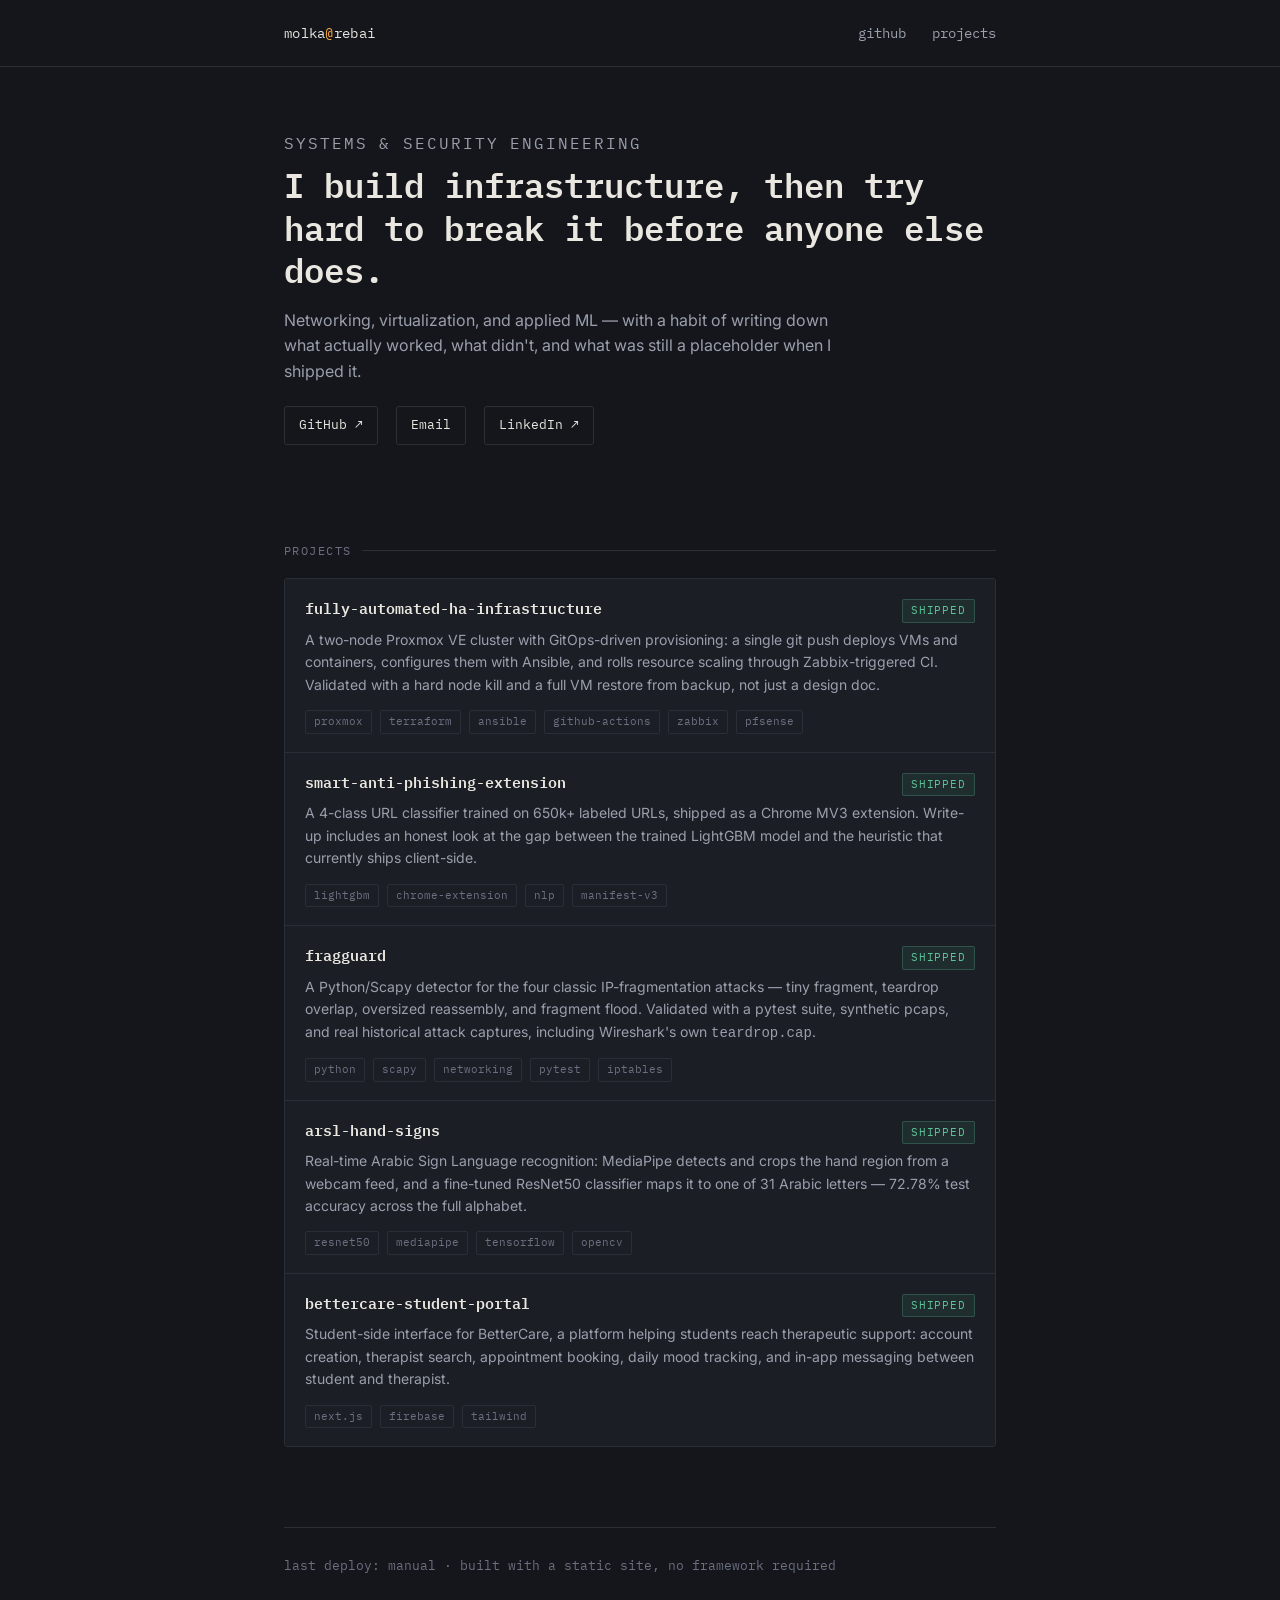
<file: index.html>
<!DOCTYPE html>
<html lang="en">
<head>
<meta charset="UTF-8">
<meta name="viewport" content="width=device-width, initial-scale=1.0">
<title>Molka Rebai — Systems &amp; Security Engineering</title>
<meta name="description" content="Projects in infrastructure automation, security, and applied ML — write-ups included.">
<link rel="preconnect" href="https://fonts.googleapis.com">
<link href="https://fonts.googleapis.com/css2?family=IBM+Plex+Mono:wght@400;500;600&family=Inter:wght@400;500;600&display=swap" rel="stylesheet">
<link rel="stylesheet" href="styles.css">
</head>
<body>

<div class="topbar">
  <div class="wrap">
    <div class="brand">molka<span>@</span>rebai</div>
    <nav class="nav">
      <a href="https://github.com/MolkaRebai" target="_blank" rel="noopener">github</a>
      <a href="#projects">projects</a>
    </nav>
  </div>
</div>

<div class="wrap">
  <section class="hero">
    <p class="eyebrow">systems &amp; security engineering</p>
    <h1>I build infrastructure, then try hard to break it before anyone else does.</h1>
    <p>Networking, virtualization, and applied ML — with a habit of writing down what actually
       worked, what didn't, and what was still a placeholder when I shipped it.</p>
    <div class="links">
      <a href="https://github.com/MolkaRebai" target="_blank" rel="noopener">GitHub ↗</a>
      <a href="mailto:you@example.com">Email</a>
      <a href="https://www.linkedin.com/in/molka-rebai" target="_blank" rel="noopener">LinkedIn ↗</a>
    </div>
  </section>

  <div id="projects" class="section-label">projects</div>

  <div class="log">
    <a class="entry" href="proxmox-infrastructure.html">
      <div class="entry-top">
        <span class="entry-title">fully-automated-ha-infrastructure</span>
        <span class="entry-status">shipped</span>
      </div>
      <p class="entry-desc">A two-node Proxmox VE cluster with GitOps-driven provisioning: a single
        git push deploys VMs and containers, configures them with Ansible, and rolls resource
        scaling through Zabbix-triggered CI. Validated with a hard node kill and a full VM restore
        from backup, not just a design doc.</p>
      <div class="entry-tags">
        <span class="tag">proxmox</span><span class="tag">terraform</span>
        <span class="tag">ansible</span><span class="tag">github-actions</span>
        <span class="tag">zabbix</span><span class="tag">pfsense</span>
      </div>
    </a>

    <a class="entry" href="antiphishing.html">
      <div class="entry-top">
        <span class="entry-title">smart-anti-phishing-extension</span>
        <span class="entry-status">shipped</span>
      </div>
      <p class="entry-desc">A 4-class URL classifier trained on 650k+ labeled URLs, shipped as a
        Chrome MV3 extension. Write-up includes an honest look at the gap between the trained
        LightGBM model and the heuristic that currently ships client-side.</p>
      <div class="entry-tags">
        <span class="tag">lightgbm</span><span class="tag">chrome-extension</span>
        <span class="tag">nlp</span><span class="tag">manifest-v3</span>
      </div>
    </a>

    <a class="entry" href="fragguard.html">
      <div class="entry-top">
        <span class="entry-title">fragguard</span>
        <span class="entry-status">shipped</span>
      </div>
      <p class="entry-desc">A Python/Scapy detector for the four classic IP-fragmentation attacks —
        tiny fragment, teardrop overlap, oversized reassembly, and fragment flood. Validated with
        a pytest suite, synthetic pcaps, and real historical attack captures, including
        Wireshark's own <code>teardrop.cap</code>.</p>
      <div class="entry-tags">
        <span class="tag">python</span><span class="tag">scapy</span>
        <span class="tag">networking</span><span class="tag">pytest</span>
        <span class="tag">iptables</span>
      </div>
    </a>

    <a class="entry" href="arsl-hand-signs.html">
      <div class="entry-top">
        <span class="entry-title">arsl-hand-signs</span>
        <span class="entry-status">shipped</span>
      </div>
      <p class="entry-desc">Real-time Arabic Sign Language recognition: MediaPipe detects and crops
        the hand region from a webcam feed, and a fine-tuned ResNet50 classifier maps it to one of
        31 Arabic letters — 72.78% test accuracy across the full alphabet.</p>
      <div class="entry-tags">
        <span class="tag">resnet50</span><span class="tag">mediapipe</span>
        <span class="tag">tensorflow</span><span class="tag">opencv</span>
      </div>
    </a>

    <a class="entry" href="bettercare.html">
      <div class="entry-top">
        <span class="entry-title">bettercare-student-portal</span>
        <span class="entry-status">shipped</span>
      </div>
      <p class="entry-desc">Student-side interface for BetterCare, a platform helping students
        reach therapeutic support: account creation, therapist search, appointment booking, daily
        mood tracking, and in-app messaging between student and therapist.</p>
      <div class="entry-tags">
        <span class="tag">next.js</span><span class="tag">firebase</span>
        <span class="tag">tailwind</span>
      </div>
    </a>
  </div>

  <footer>
    <div>last deploy: manual · built with a static site, no framework required</div>
  </footer>
</div>

</body>
</html>
</file>
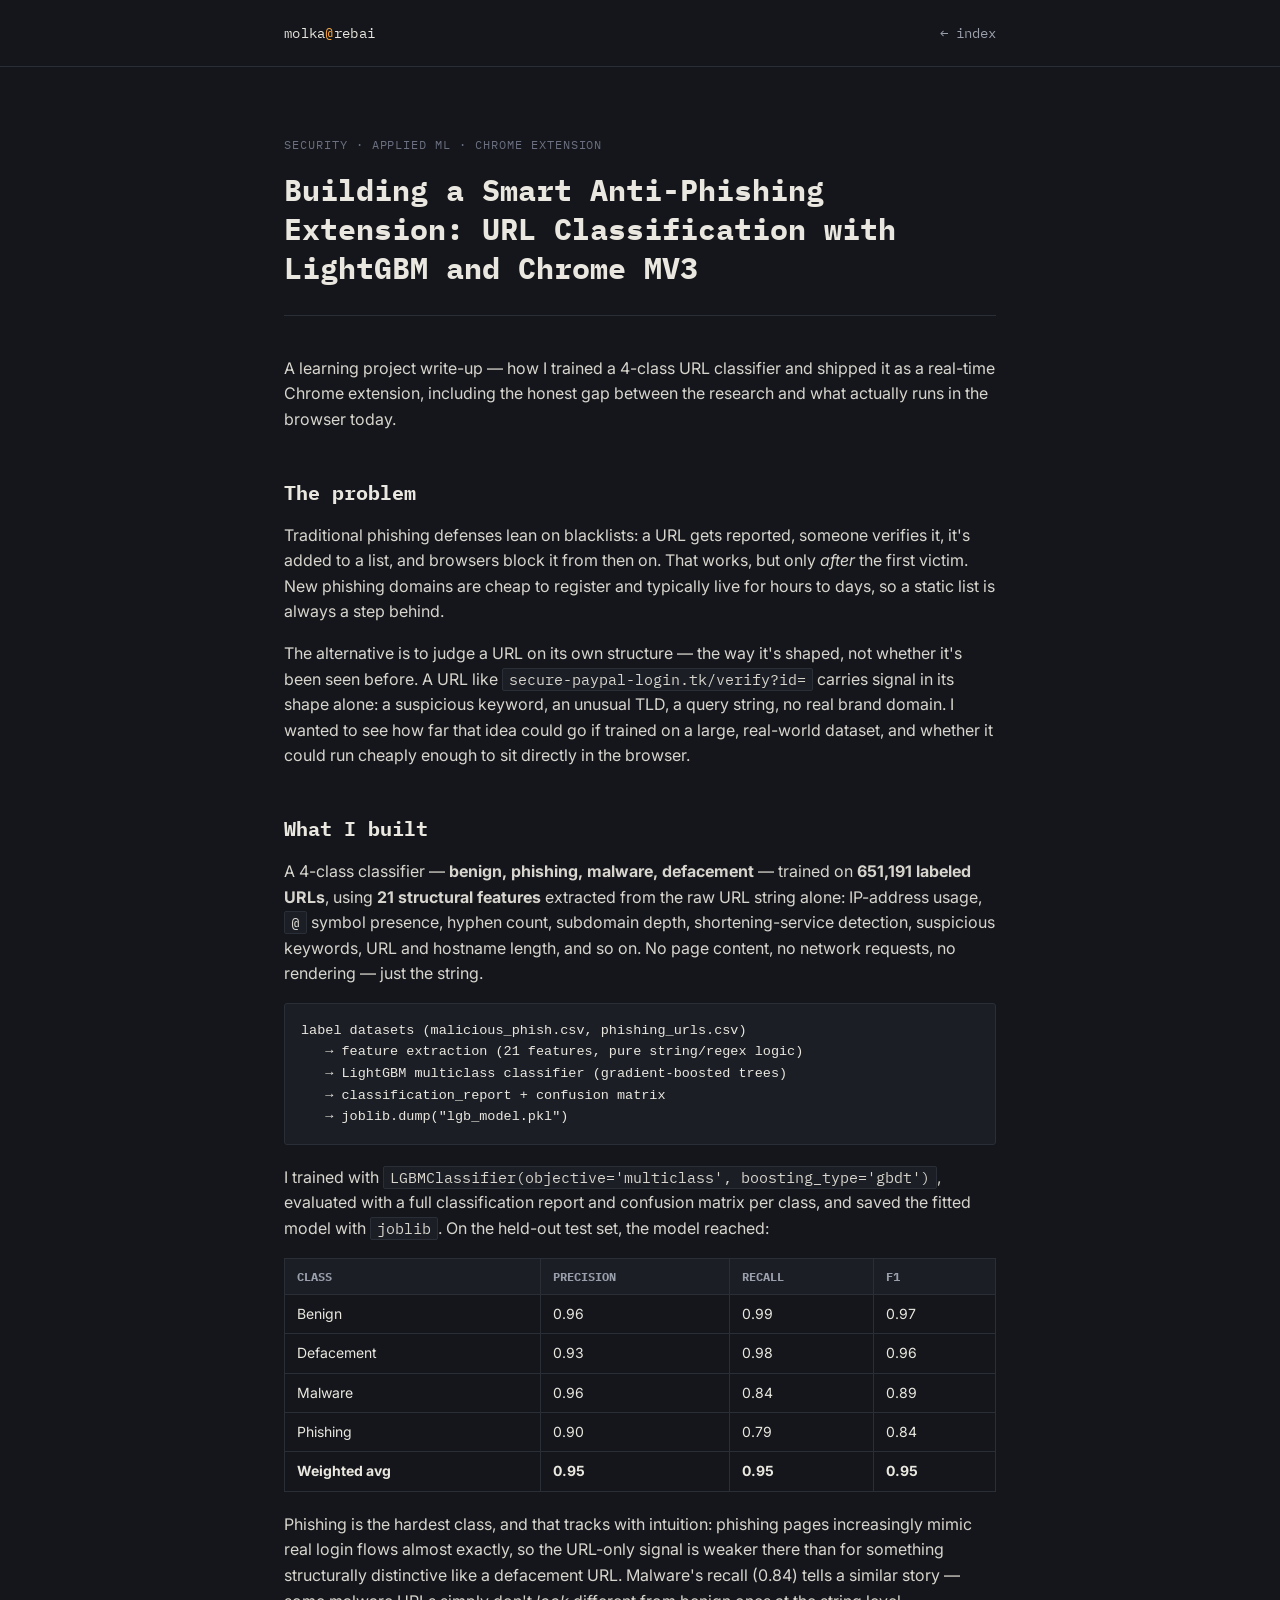
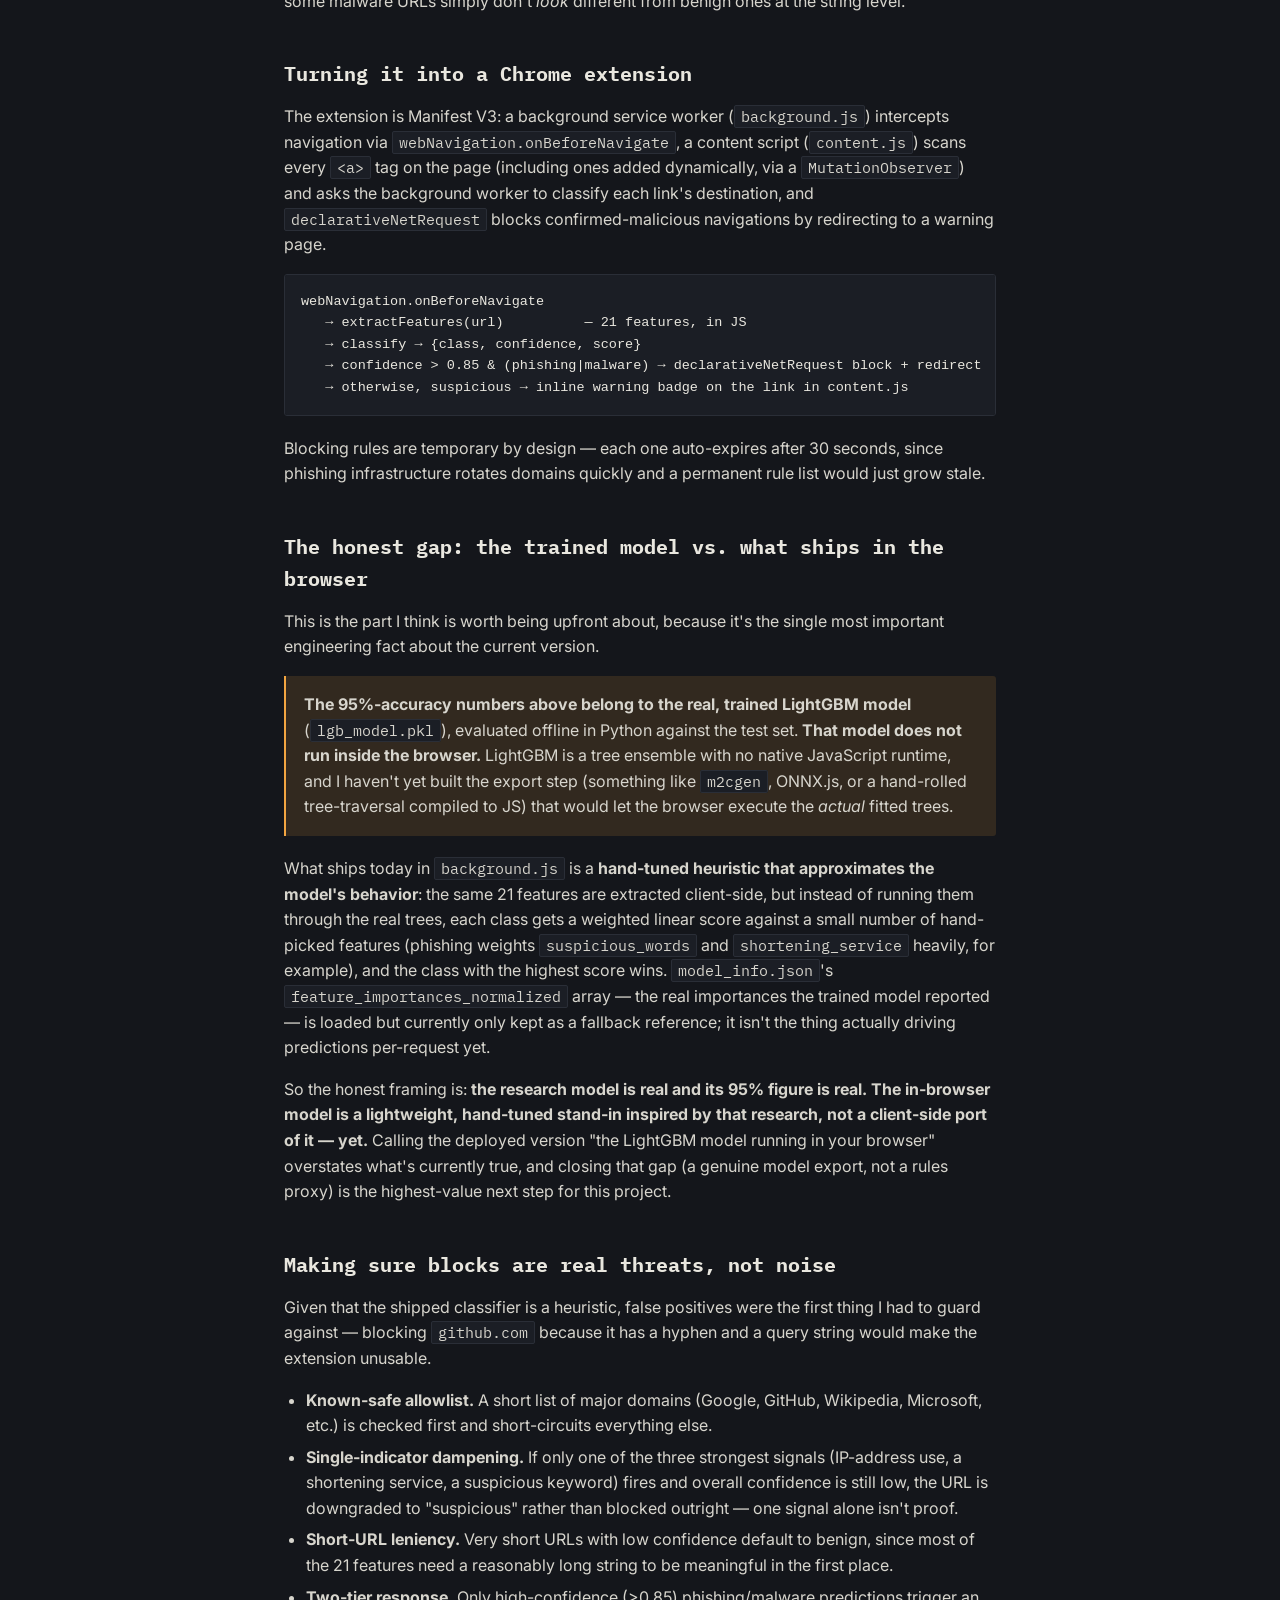
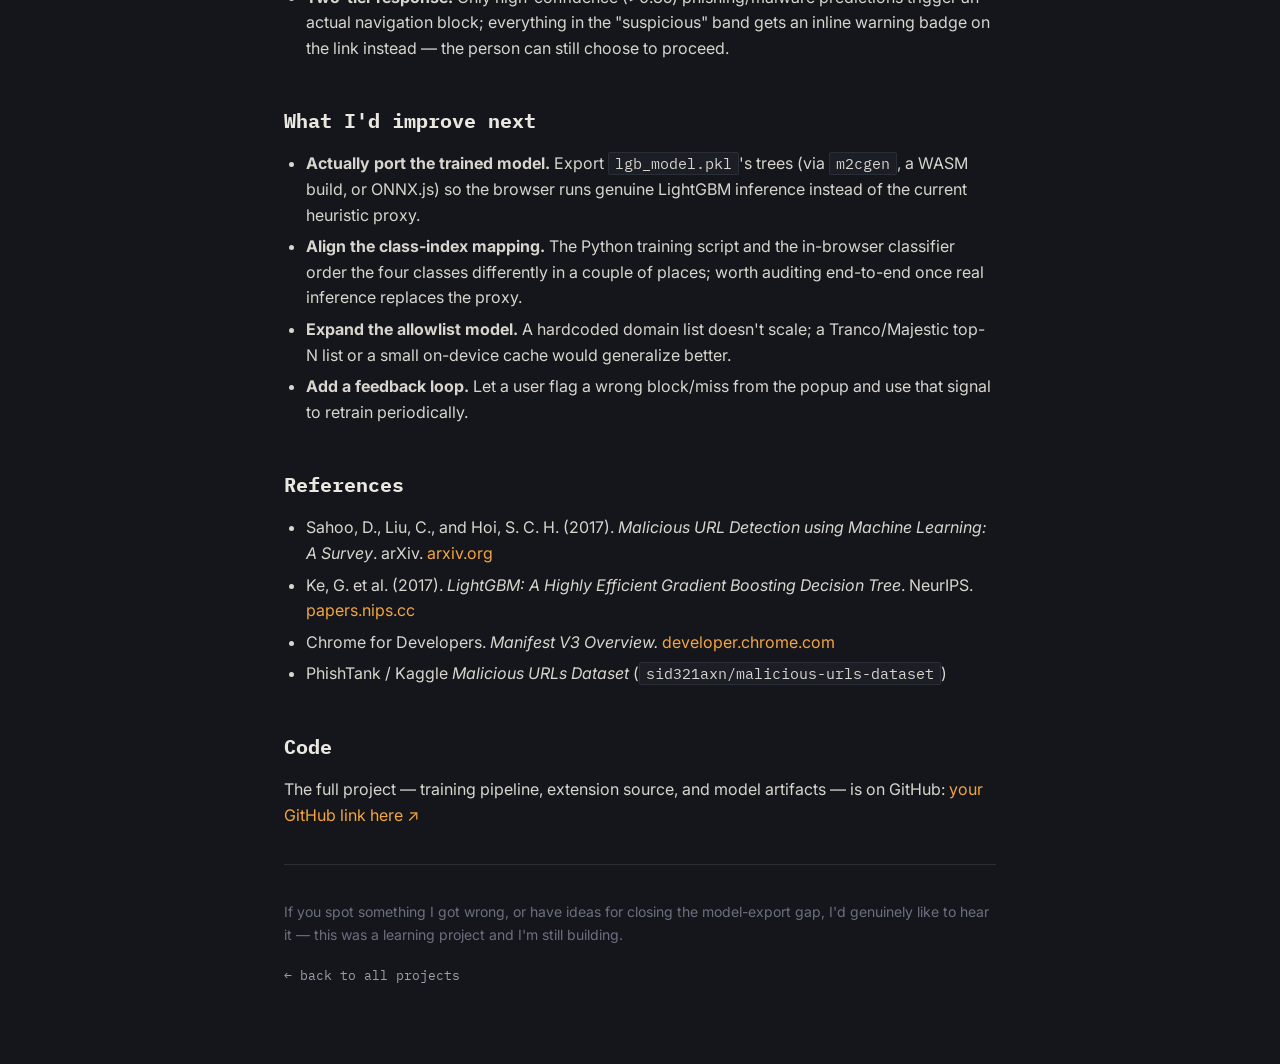
<file: antiphishing.html>
<!DOCTYPE html>
<html lang="en">
<head>
<meta charset="UTF-8">
<meta name="viewport" content="width=device-width, initial-scale=1.0">
<title>Building a Smart Anti-Phishing Extension: URL Classification with LightGBM and Chrome MV3</title>
<link rel="preconnect" href="https://fonts.googleapis.com">
<link href="https://fonts.googleapis.com/css2?family=IBM+Plex+Mono:wght@400;500;600&family=Inter:wght@400;500;600&display=swap" rel="stylesheet">
<link rel="stylesheet" href="../styles.css">
</head>
<body>

<div class="topbar">
  <div class="wrap">
    <div class="brand">molka<span>@</span>rebai</div>
    <nav class="nav"><a href="../index.html">← index</a></nav>
  </div>
</div>

<div class="wrap">
  <div class="post-header">
    <p class="post-meta">security · applied ml · chrome extension</p>
    <h1>Building a Smart Anti-Phishing Extension: URL Classification with LightGBM and Chrome MV3</h1>
  </div>

  <div class="post-body">
    <p>A learning project write-up — how I trained a 4-class URL classifier and shipped
    it as a real-time Chrome extension, including the honest gap between the
    research and what actually runs in the browser today.</p>

    <h2>The problem</h2>
    <p>Traditional phishing defenses lean on blacklists: a URL gets reported, someone
    verifies it, it's added to a list, and browsers block it from then on. That
    works, but only <em>after</em> the first victim. New phishing domains are cheap to
    register and typically live for hours to days, so a static list is always a
    step behind.</p>
    <p>The alternative is to judge a URL on its own structure — the way it's shaped,
    not whether it's been seen before. A URL like <code>secure-paypal-login.tk/verify?id=</code>
    carries signal in its shape alone: a suspicious keyword, an unusual TLD, a
    query string, no real brand domain. I wanted to see how far that idea could go
    if trained on a large, real-world dataset, and whether it could run cheaply
    enough to sit directly in the browser.</p>

    <h2>What I built</h2>
    <p>A 4-class classifier — <strong>benign, phishing, malware, defacement</strong> — trained on
    <strong>651,191 labeled URLs</strong>, using <strong>21 structural features</strong> extracted from the
    raw URL string alone: IP-address usage, <code>@</code> symbol presence, hyphen count,
    subdomain depth, shortening-service detection, suspicious keywords, URL and
    hostname length, and so on. No page content, no network requests, no
    rendering — just the string.</p>

<pre>label datasets (malicious_phish.csv, phishing_urls.csv)
   → feature extraction (21 features, pure string/regex logic)
   → LightGBM multiclass classifier (gradient-boosted trees)
   → classification_report + confusion matrix
   → joblib.dump("lgb_model.pkl")</pre>

    <p>I trained with <code>LGBMClassifier(objective='multiclass', boosting_type='gbdt')</code>,
    evaluated with a full classification report and confusion matrix per class,
    and saved the fitted model with <code>joblib</code>. On the held-out test set, the
    model reached:</p>

    <table>
      <tr><th>Class</th><th>Precision</th><th>Recall</th><th>F1</th></tr>
      <tr><td>Benign</td><td>0.96</td><td>0.99</td><td>0.97</td></tr>
      <tr><td>Defacement</td><td>0.93</td><td>0.98</td><td>0.96</td></tr>
      <tr><td>Malware</td><td>0.96</td><td>0.84</td><td>0.89</td></tr>
      <tr><td>Phishing</td><td>0.90</td><td>0.79</td><td>0.84</td></tr>
      <tr><td><strong>Weighted avg</strong></td><td><strong>0.95</strong></td><td><strong>0.95</strong></td><td><strong>0.95</strong></td></tr>
    </table>

    <p>Phishing is the hardest class, and that tracks with intuition: phishing pages
    increasingly mimic real login flows almost exactly, so the URL-only signal is
    weaker there than for something structurally distinctive like a defacement
    URL. Malware's recall (0.84) tells a similar story — some malware URLs simply
    don't <em>look</em> different from benign ones at the string level.</p>

    <h2>Turning it into a Chrome extension</h2>
    <p>The extension is Manifest V3: a background service worker
    (<code>background.js</code>) intercepts navigation via <code>webNavigation.onBeforeNavigate</code>,
    a content script (<code>content.js</code>) scans every <code>&lt;a&gt;</code> tag on the page (including
    ones added dynamically, via a <code>MutationObserver</code>) and asks the background
    worker to classify each link's destination, and <code>declarativeNetRequest</code> blocks
    confirmed-malicious navigations by redirecting to a warning page.</p>

<pre>webNavigation.onBeforeNavigate
   → extractFeatures(url)          — 21 features, in JS
   → classify → {class, confidence, score}
   → confidence > 0.85 & (phishing|malware) → declarativeNetRequest block + redirect
   → otherwise, suspicious → inline warning badge on the link in content.js</pre>

    <p>Blocking rules are temporary by design — each one auto-expires after 30
    seconds, since phishing infrastructure rotates domains quickly and a
    permanent rule list would just grow stale.</p>

    <h2>The honest gap: the trained model vs. what ships in the browser</h2>
    <p>This is the part I think is worth being upfront about, because it's the
    single most important engineering fact about the current version.</p>

    <div class="callout">
    <p><strong>The 95%-accuracy numbers above belong to the real, trained LightGBM model</strong>
    (<code>lgb_model.pkl</code>), evaluated offline in Python against the test set.
    <strong>That model does not run inside the browser.</strong> LightGBM is a tree ensemble
    with no native JavaScript runtime, and I haven't yet built the export step
    (something like <code>m2cgen</code>, ONNX.js, or a hand-rolled tree-traversal compiled
    to JS) that would let the browser execute the <em>actual</em> fitted trees.</p>
    </div>

    <p>What ships today in <code>background.js</code> is a <strong>hand-tuned heuristic that
    approximates the model's behavior</strong>: the same 21 features are extracted
    client-side, but instead of running them through the real trees, each class
    gets a weighted linear score against a small number of hand-picked features
    (phishing weights <code>suspicious_words</code> and <code>shortening_service</code> heavily, for
    example), and the class with the highest score wins. <code>model_info.json</code>'s
    <code>feature_importances_normalized</code> array — the real importances the trained
    model reported — is loaded but currently only kept as a fallback reference;
    it isn't the thing actually driving predictions per-request yet.</p>

    <p>So the honest framing is: <strong>the research model is real and its 95% figure is
    real. The in-browser model is a lightweight, hand-tuned stand-in inspired by
    that research, not a client-side port of it — yet.</strong> Calling the deployed
    version "the LightGBM model running in your browser" overstates what's
    currently true, and closing that gap (a genuine model export, not a rules
    proxy) is the highest-value next step for this project.</p>

    <h2>Making sure blocks are real threats, not noise</h2>
    <p>Given that the shipped classifier is a heuristic, false positives were the
    first thing I had to guard against — blocking <code>github.com</code> because it has a
    hyphen and a query string would make the extension unusable.</p>
    <ul>
      <li><strong>Known-safe allowlist.</strong> A short list of major domains (Google, GitHub,
      Wikipedia, Microsoft, etc.) is checked first and short-circuits everything else.</li>
      <li><strong>Single-indicator dampening.</strong> If only one of the three strongest signals
      (IP-address use, a shortening service, a suspicious keyword) fires and
      overall confidence is still low, the URL is downgraded to "suspicious"
      rather than blocked outright — one signal alone isn't proof.</li>
      <li><strong>Short-URL leniency.</strong> Very short URLs with low confidence default to
      benign, since most of the 21 features need a reasonably long string to be
      meaningful in the first place.</li>
      <li><strong>Two-tier response.</strong> Only high-confidence (&gt;0.85) phishing/malware
      predictions trigger an actual navigation block; everything in the
      "suspicious" band gets an inline warning badge on the link instead — the
      person can still choose to proceed.</li>
    </ul>

    <h2>What I'd improve next</h2>
    <ul>
      <li><strong>Actually port the trained model.</strong> Export <code>lgb_model.pkl</code>'s trees (via
      <code>m2cgen</code>, a WASM build, or ONNX.js) so the browser runs genuine LightGBM
      inference instead of the current heuristic proxy.</li>
      <li><strong>Align the class-index mapping.</strong> The Python training script and the
      in-browser classifier order the four classes differently in a couple of
      places; worth auditing end-to-end once real inference replaces the proxy.</li>
      <li><strong>Expand the allowlist model.</strong> A hardcoded domain list doesn't scale;
      a Tranco/Majestic top-N list or a small on-device cache would generalize better.</li>
      <li><strong>Add a feedback loop.</strong> Let a user flag a wrong block/miss from the popup
      and use that signal to retrain periodically.</li>
    </ul>

    <h2>References</h2>
    <ul>
      <li>Sahoo, D., Liu, C., and Hoi, S. C. H. (2017). <em>Malicious URL Detection using
      Machine Learning: A Survey</em>. arXiv.
      <a href="https://arxiv.org/abs/1701.07179" target="_blank" rel="noopener">arxiv.org</a></li>
      <li>Ke, G. et al. (2017). <em>LightGBM: A Highly Efficient Gradient Boosting
      Decision Tree</em>. NeurIPS.
      <a href="https://papers.nips.cc/paper/6907-lightgbm-a-highly-efficient-gradient-boosting-decision-tree" target="_blank" rel="noopener">papers.nips.cc</a></li>
      <li>Chrome for Developers. <em>Manifest V3 Overview.</em>
      <a href="https://developer.chrome.com/docs/extensions/develop/migrate/what-is-mv3" target="_blank" rel="noopener">developer.chrome.com</a></li>
      <li>PhishTank / Kaggle <em>Malicious URLs Dataset</em> (<code>sid321axn/malicious-urls-dataset</code>)</li>
    </ul>

    <h2>Code</h2>
    <p>The full project — training pipeline, extension source, and model artifacts —
    is on GitHub: <a href="https://github.com/MolkaRebai/smart-anti-phishing-tool" target="_blank" rel="noopener">your GitHub link here ↗</a></p>

    <hr style="border:none;border-top:1px solid var(--line);margin:36px 0">
    <p style="color:var(--text-mute);font-size:14px">If you spot something I got wrong, or have ideas for closing the
    model-export gap, I'd genuinely like to hear it — this was a learning project
    and I'm still building.</p>

    <p><a class="back-link" href="../index.html">← back to all projects</a></p>
  </div>
</div>

</body>
</html>
</file>
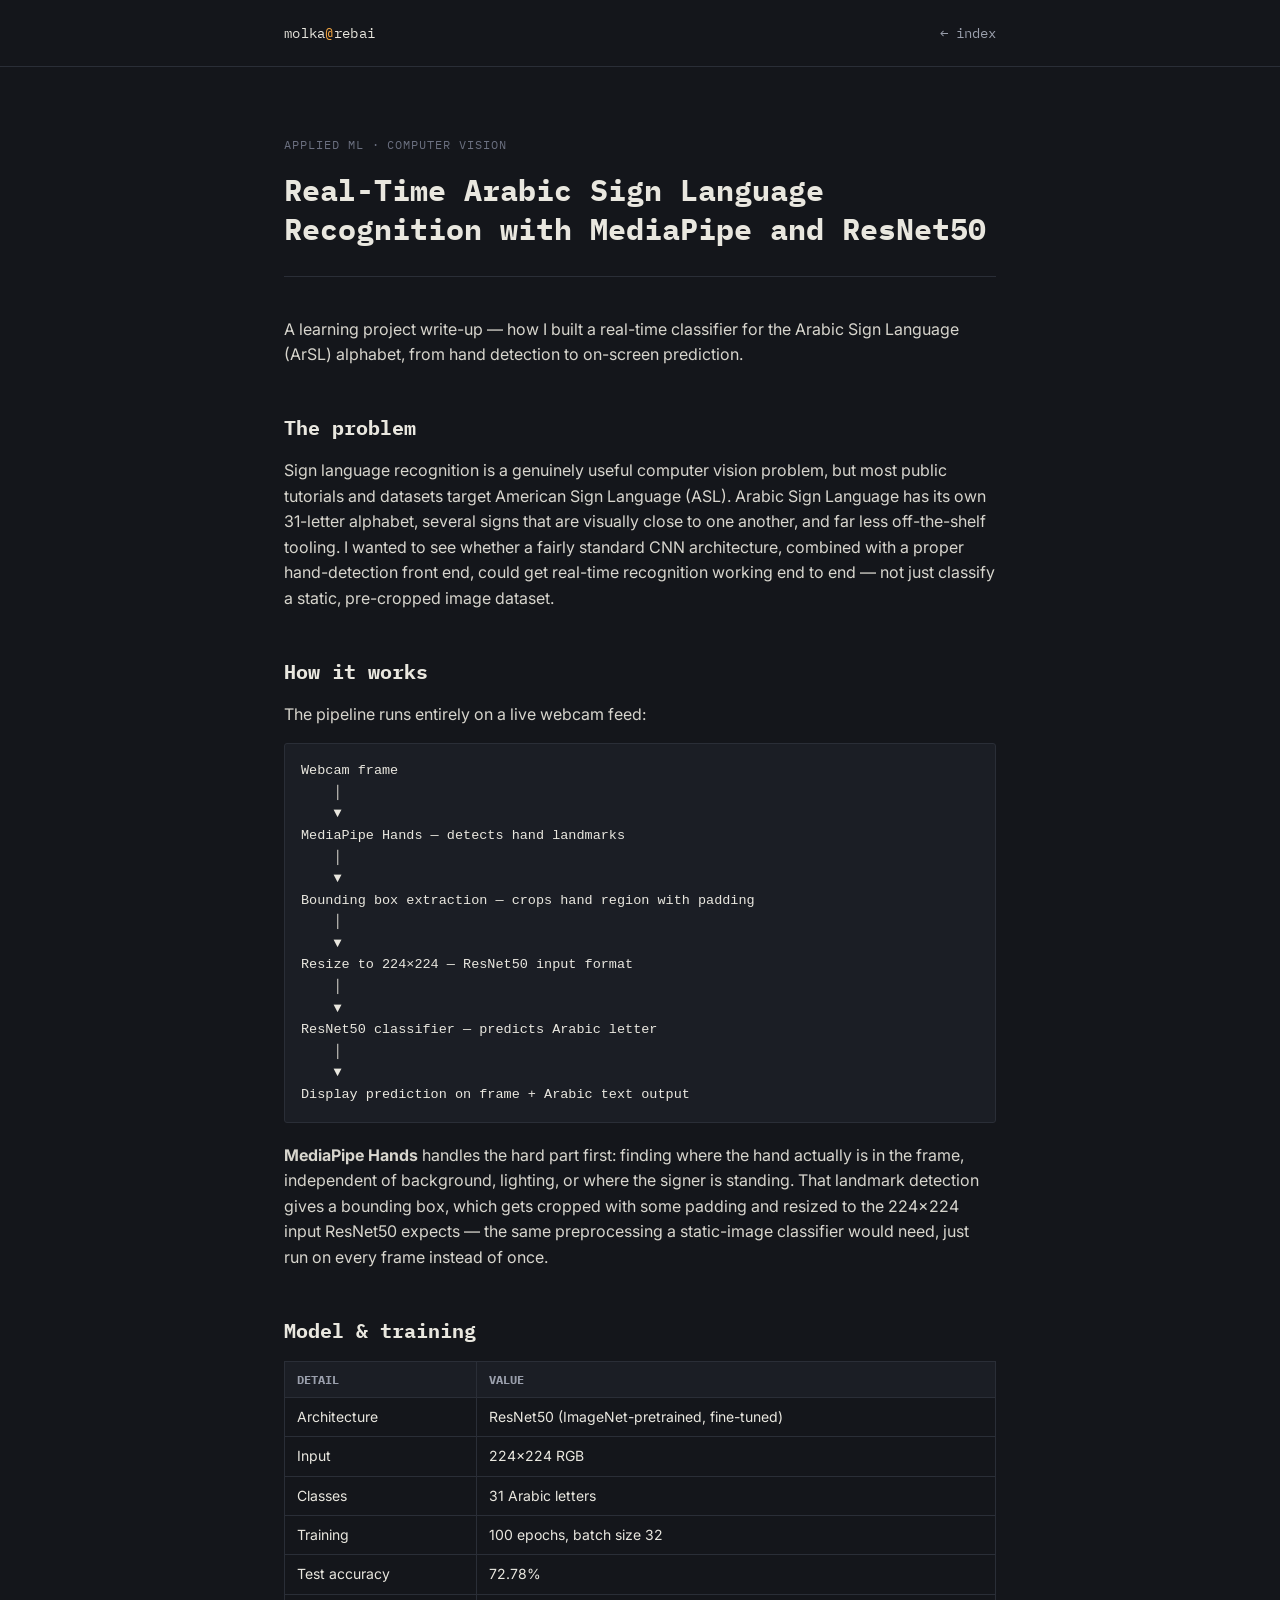
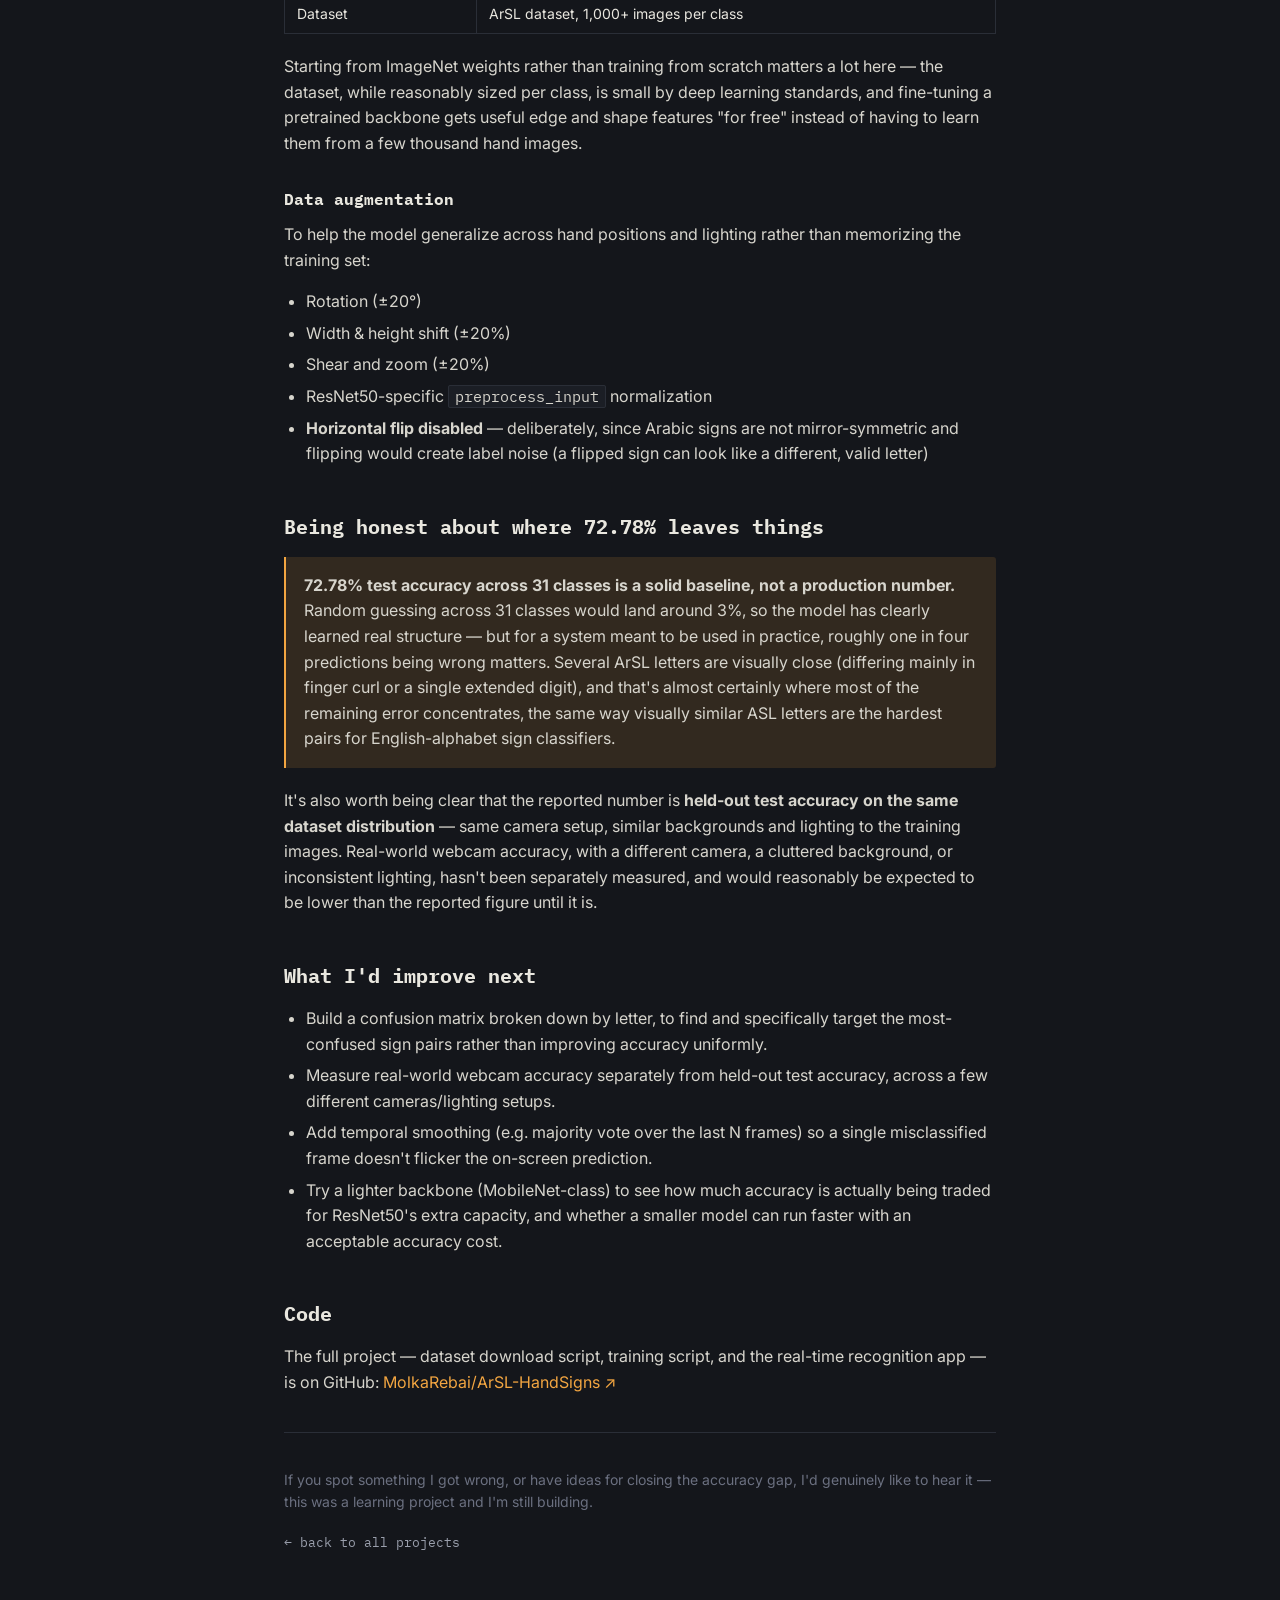
<file: arsl-hand-signs.html>
<!DOCTYPE html>
<html lang="en">
<head>
<meta charset="UTF-8">
<meta name="viewport" content="width=device-width, initial-scale=1.0">
<title>Real-Time Arabic Sign Language Recognition with MediaPipe and ResNet50</title>
<link rel="preconnect" href="https://fonts.googleapis.com">
<link href="https://fonts.googleapis.com/css2?family=IBM+Plex+Mono:wght@400;500;600&family=Inter:wght@400;500;600&display=swap" rel="stylesheet">
<link rel="stylesheet" href="../styles.css">
</head>
<body>

<div class="topbar">
  <div class="wrap">
    <div class="brand">molka<span>@</span>rebai</div>
    <nav class="nav"><a href="../index.html">← index</a></nav>
  </div>
</div>

<div class="wrap">
  <div class="post-header">
    <p class="post-meta">applied ml · computer vision</p>
    <h1>Real-Time Arabic Sign Language Recognition with MediaPipe and ResNet50</h1>
  </div>

  <div class="post-body">
    <p>A learning project write-up — how I built a real-time classifier for the
    Arabic Sign Language (ArSL) alphabet, from hand detection to on-screen
    prediction.</p>

    <h2>The problem</h2>
    <p>Sign language recognition is a genuinely useful computer vision problem, but
    most public tutorials and datasets target American Sign Language (ASL).
    Arabic Sign Language has its own 31-letter alphabet, several signs that are
    visually close to one another, and far less off-the-shelf tooling. I wanted
    to see whether a fairly standard CNN architecture, combined with a proper
    hand-detection front end, could get real-time recognition working end to
    end — not just classify a static, pre-cropped image dataset.</p>

    <h2>How it works</h2>
    <p>The pipeline runs entirely on a live webcam feed:</p>
<pre>Webcam frame
    │
    ▼
MediaPipe Hands — detects hand landmarks
    │
    ▼
Bounding box extraction — crops hand region with padding
    │
    ▼
Resize to 224×224 — ResNet50 input format
    │
    ▼
ResNet50 classifier — predicts Arabic letter
    │
    ▼
Display prediction on frame + Arabic text output</pre>

    <p><strong>MediaPipe Hands</strong> handles the hard part first: finding where the hand
    actually is in the frame, independent of background, lighting, or where the
    signer is standing. That landmark detection gives a bounding box, which gets
    cropped with some padding and resized to the 224×224 input ResNet50 expects
    — the same preprocessing a static-image classifier would need, just run on
    every frame instead of once.</p>

    <h2>Model &amp; training</h2>
    <table>
      <tr><th>Detail</th><th>Value</th></tr>
      <tr><td>Architecture</td><td>ResNet50 (ImageNet-pretrained, fine-tuned)</td></tr>
      <tr><td>Input</td><td>224×224 RGB</td></tr>
      <tr><td>Classes</td><td>31 Arabic letters</td></tr>
      <tr><td>Training</td><td>100 epochs, batch size 32</td></tr>
      <tr><td>Test accuracy</td><td>72.78%</td></tr>
      <tr><td>Dataset</td><td>ArSL dataset, 1,000+ images per class</td></tr>
    </table>

    <p>Starting from ImageNet weights rather than training from scratch matters a
    lot here — the dataset, while reasonably sized per class, is small by deep
    learning standards, and fine-tuning a pretrained backbone gets useful edge
    and shape features "for free" instead of having to learn them from a few
    thousand hand images.</p>

    <h3>Data augmentation</h3>
    <p>To help the model generalize across hand positions and lighting rather than
    memorizing the training set:</p>
    <ul>
      <li>Rotation (±20°)</li>
      <li>Width &amp; height shift (±20%)</li>
      <li>Shear and zoom (±20%)</li>
      <li>ResNet50-specific <code>preprocess_input</code> normalization</li>
      <li><strong>Horizontal flip disabled</strong> — deliberately, since Arabic signs
      are not mirror-symmetric and flipping would create label noise
      (a flipped sign can look like a different, valid letter)</li>
    </ul>

    <h2>Being honest about where 72.78% leaves things</h2>
    <div class="callout">
    <p><strong>72.78% test accuracy across 31 classes is a solid baseline, not a
    production number.</strong> Random guessing across 31 classes would land around
    3%, so the model has clearly learned real structure — but for a system meant
    to be used in practice, roughly one in four predictions being wrong matters.
    Several ArSL letters are visually close (differing mainly in finger
    curl or a single extended digit), and that's almost certainly where most of
    the remaining error concentrates, the same way visually similar ASL letters
    are the hardest pairs for English-alphabet sign classifiers.</p>
    </div>

    <p>It's also worth being clear that the reported number is <strong>held-out test
    accuracy on the same dataset distribution</strong> — same camera setup, similar
    backgrounds and lighting to the training images. Real-world webcam accuracy,
    with a different camera, a cluttered background, or inconsistent lighting,
    hasn't been separately measured, and would reasonably be expected to be
    lower than the reported figure until it is.</p>

    <h2>What I'd improve next</h2>
    <ul>
      <li>Build a confusion matrix broken down by letter, to find and specifically
      target the most-confused sign pairs rather than improving accuracy
      uniformly.</li>
      <li>Measure real-world webcam accuracy separately from held-out test
      accuracy, across a few different cameras/lighting setups.</li>
      <li>Add temporal smoothing (e.g. majority vote over the last N frames)
      so a single misclassified frame doesn't flicker the on-screen prediction.</li>
      <li>Try a lighter backbone (MobileNet-class) to see how much accuracy is
      actually being traded for ResNet50's extra capacity, and whether a
      smaller model can run faster with an acceptable accuracy cost.</li>
    </ul>

    <h2>Code</h2>
    <p>The full project — dataset download script, training script, and the
    real-time recognition app — is on GitHub:
    <a href="https://github.com/MolkaRebai/ArSL-HandSigns" target="_blank" rel="noopener">MolkaRebai/ArSL-HandSigns ↗</a></p>

    <hr style="border:none;border-top:1px solid var(--line);margin:36px 0">
    <p style="color:var(--text-mute);font-size:14px">If you spot something I got wrong, or have ideas for closing the accuracy
    gap, I'd genuinely like to hear it — this was a learning project and I'm
    still building.</p>

    <p><a class="back-link" href="../index.html">← back to all projects</a></p>
  </div>
</div>

</body>
</html>
</file>
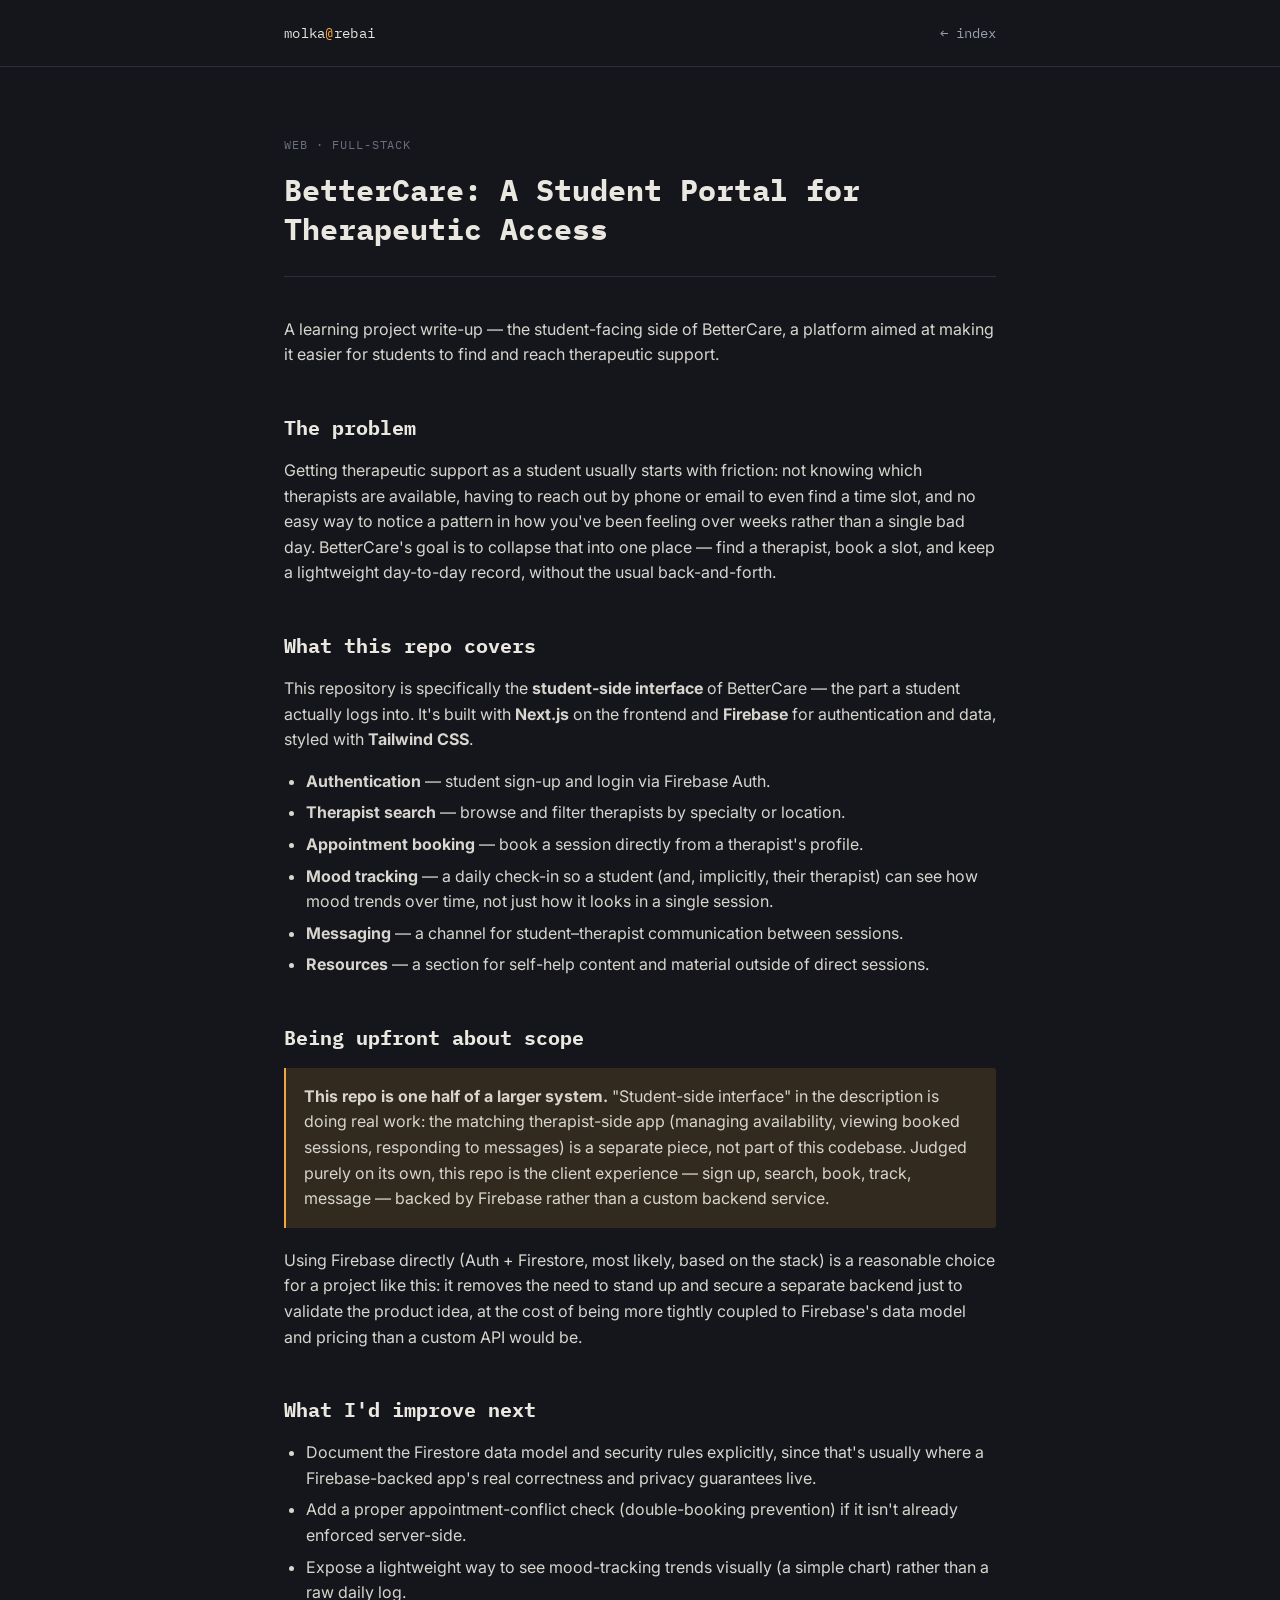
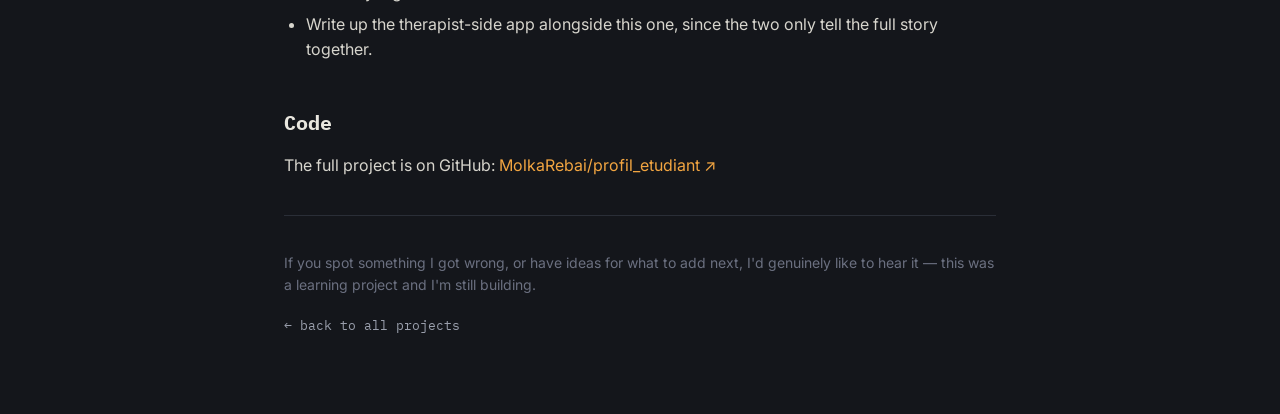
<file: bettercare.html>
<!DOCTYPE html>
<html lang="en">
<head>
<meta charset="UTF-8">
<meta name="viewport" content="width=device-width, initial-scale=1.0">
<title>BetterCare: A Student Portal for Therapeutic Access</title>
<link rel="preconnect" href="https://fonts.googleapis.com">
<link href="https://fonts.googleapis.com/css2?family=IBM+Plex+Mono:wght@400;500;600&family=Inter:wght@400;500;600&display=swap" rel="stylesheet">
<link rel="stylesheet" href="../styles.css">
</head>
<body>

<div class="topbar">
  <div class="wrap">
    <div class="brand">molka<span>@</span>rebai</div>
    <nav class="nav"><a href="../index.html">← index</a></nav>
  </div>
</div>

<div class="wrap">
  <div class="post-header">
    <p class="post-meta">web · full-stack</p>
    <h1>BetterCare: A Student Portal for Therapeutic Access</h1>
  </div>

  <div class="post-body">
    <p>A learning project write-up — the student-facing side of BetterCare, a
    platform aimed at making it easier for students to find and reach
    therapeutic support.</p>

    <h2>The problem</h2>
    <p>Getting therapeutic support as a student usually starts with friction: not
    knowing which therapists are available, having to reach out by phone or
    email to even find a time slot, and no easy way to notice a pattern in how
    you've been feeling over weeks rather than a single bad day. BetterCare's
    goal is to collapse that into one place — find a therapist, book a slot,
    and keep a lightweight day-to-day record, without the usual back-and-forth.</p>

    <h2>What this repo covers</h2>
    <p>This repository is specifically the <strong>student-side interface</strong> of
    BetterCare — the part a student actually logs into. It's built with
    <strong>Next.js</strong> on the frontend and <strong>Firebase</strong> for authentication and data,
    styled with <strong>Tailwind CSS</strong>.</p>

    <ul>
      <li><strong>Authentication</strong> — student sign-up and login via Firebase Auth.</li>
      <li><strong>Therapist search</strong> — browse and filter therapists by specialty or
      location.</li>
      <li><strong>Appointment booking</strong> — book a session directly from a therapist's
      profile.</li>
      <li><strong>Mood tracking</strong> — a daily check-in so a student (and, implicitly,
      their therapist) can see how mood trends over time, not just how it looks
      in a single session.</li>
      <li><strong>Messaging</strong> — a channel for student–therapist communication between
      sessions.</li>
      <li><strong>Resources</strong> — a section for self-help content and material outside of
      direct sessions.</li>
    </ul>

    <h2>Being upfront about scope</h2>
    <div class="callout">
    <p><strong>This repo is one half of a larger system.</strong> "Student-side interface"
    in the description is doing real work: the matching therapist-side app
    (managing availability, viewing booked sessions, responding to messages)
    is a separate piece, not part of this codebase. Judged purely on its own,
    this repo is the client experience — sign up, search, book, track, message
    — backed by Firebase rather than a custom backend service.</p>
    </div>

    <p>Using Firebase directly (Auth + Firestore, most likely, based on the stack)
    is a reasonable choice for a project like this: it removes the need to
    stand up and secure a separate backend just to validate the product idea,
    at the cost of being more tightly coupled to Firebase's data model and
    pricing than a custom API would be.</p>

    <h2>What I'd improve next</h2>
    <ul>
      <li>Document the Firestore data model and security rules explicitly, since
      that's usually where a Firebase-backed app's real correctness and
      privacy guarantees live.</li>
      <li>Add a proper appointment-conflict check (double-booking prevention) if
      it isn't already enforced server-side.</li>
      <li>Expose a lightweight way to see mood-tracking trends visually (a simple
      chart) rather than a raw daily log.</li>
      <li>Write up the therapist-side app alongside this one, since the two only
      tell the full story together.</li>
    </ul>

    <h2>Code</h2>
    <p>The full project is on GitHub:
    <a href="https://github.com/MolkaRebai/profil_etudiant" target="_blank" rel="noopener">MolkaRebai/profil_etudiant ↗</a></p>

    <hr style="border:none;border-top:1px solid var(--line);margin:36px 0">
    <p style="color:var(--text-mute);font-size:14px">If you spot something I got wrong, or have ideas for what to add next, I'd
    genuinely like to hear it — this was a learning project and I'm still
    building.</p>

    <p><a class="back-link" href="../index.html">← back to all projects</a></p>
  </div>
</div>

</body>
</html>
</file>
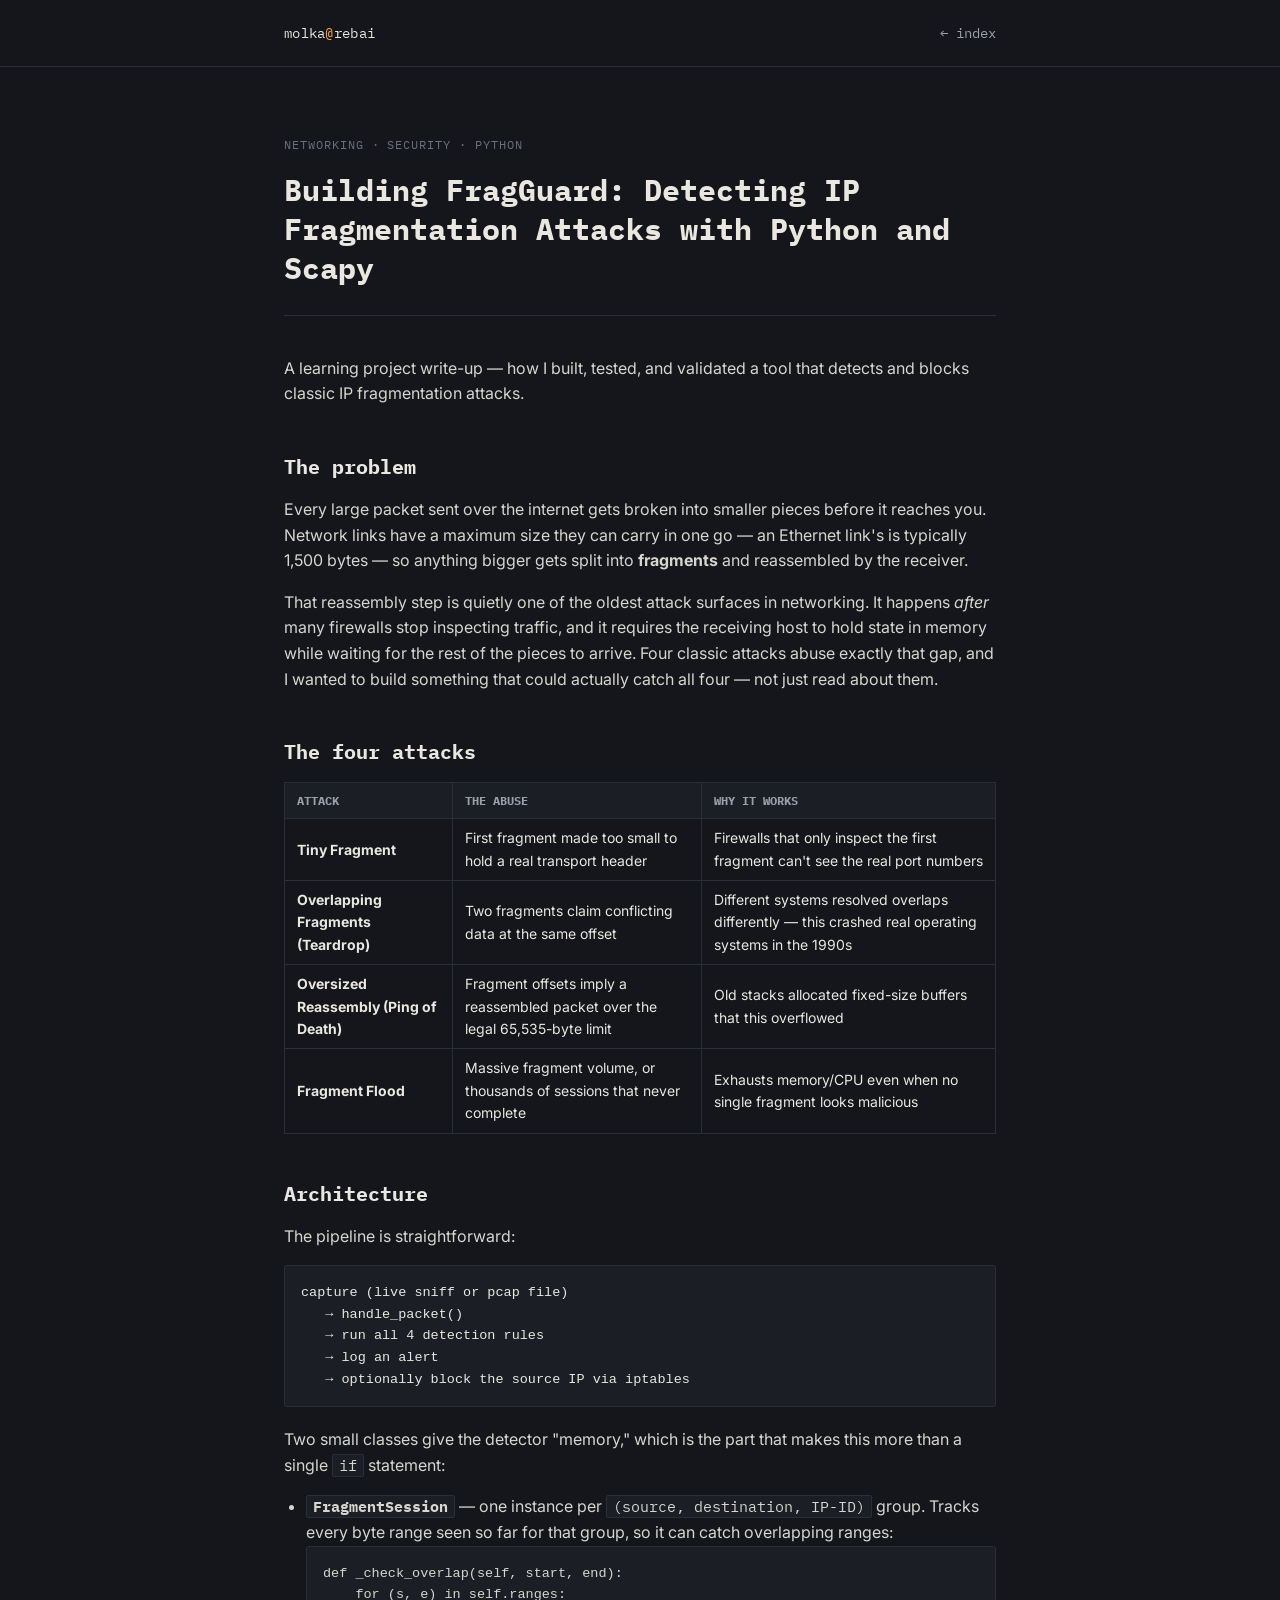
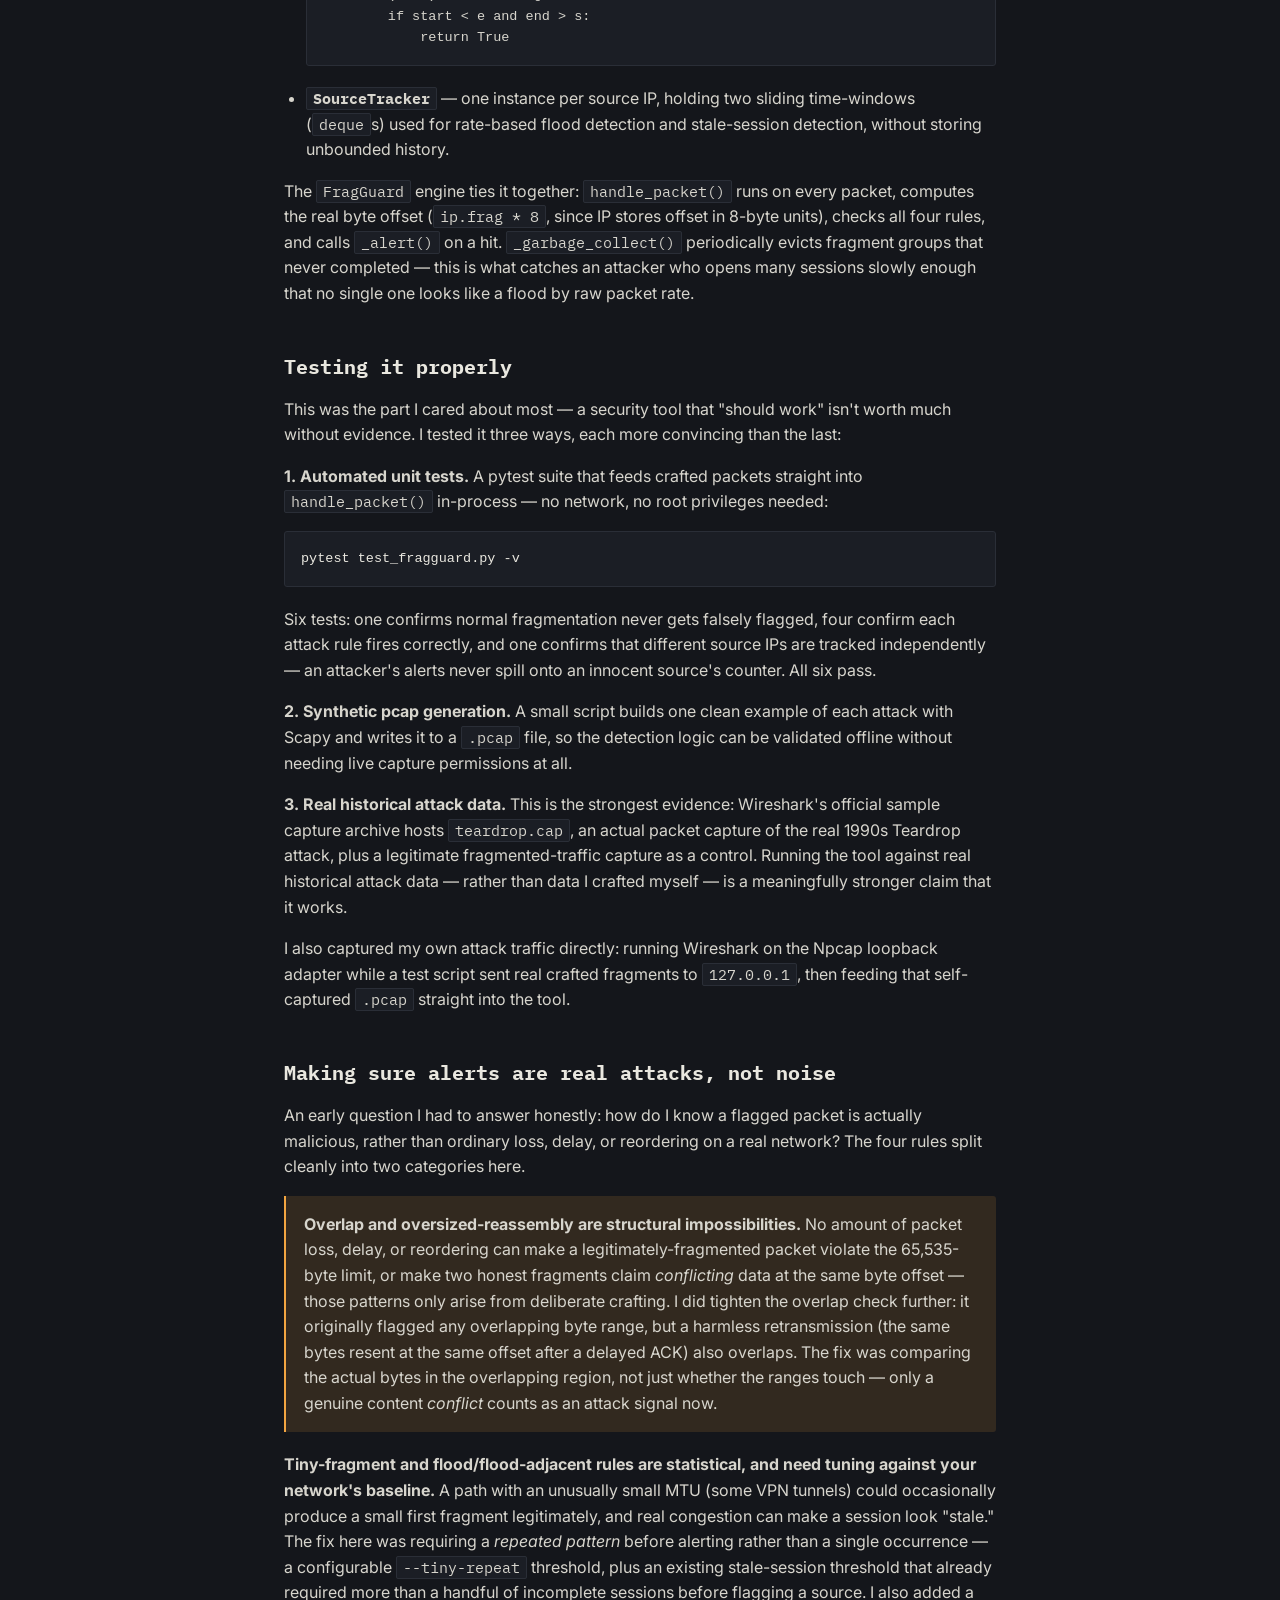
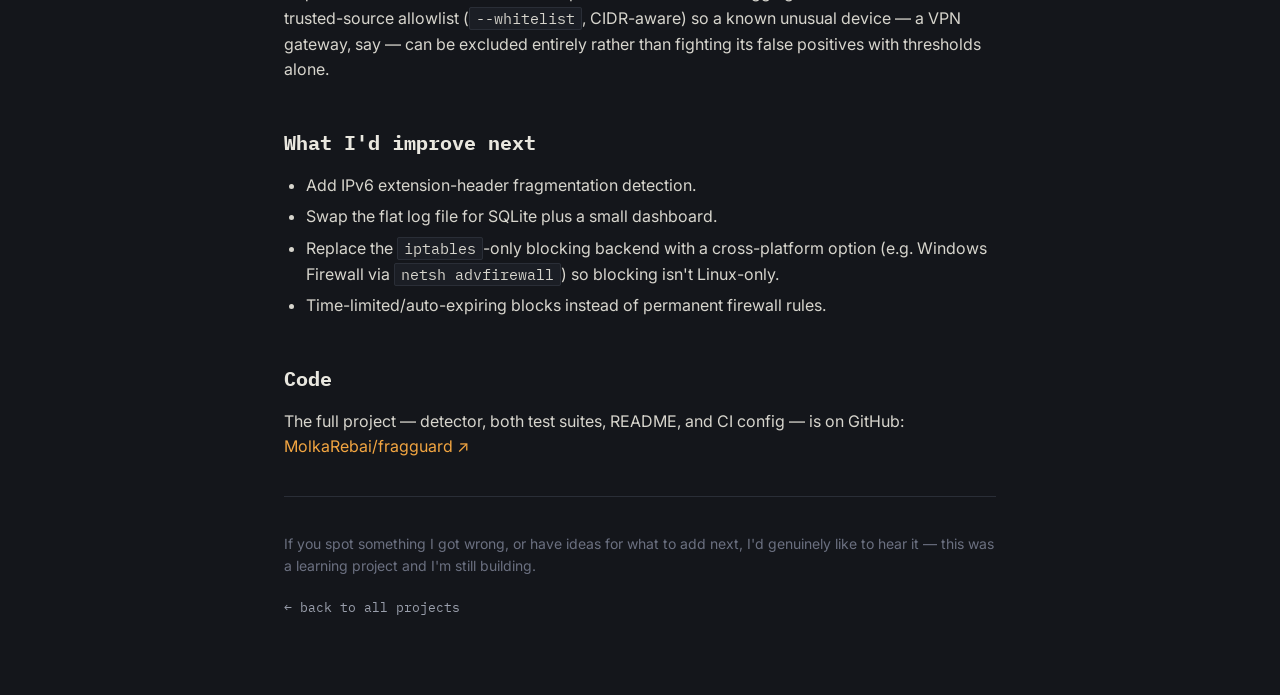
<file: fragguard.html>
<!DOCTYPE html>
<html lang="en">
<head>
<meta charset="UTF-8">
<meta name="viewport" content="width=device-width, initial-scale=1.0">
<title>Building FragGuard: Detecting IP Fragmentation Attacks with Python and Scapy</title>
<link rel="preconnect" href="https://fonts.googleapis.com">
<link href="https://fonts.googleapis.com/css2?family=IBM+Plex+Mono:wght@400;500;600&family=Inter:wght@400;500;600&display=swap" rel="stylesheet">
<link rel="stylesheet" href="../styles.css">
</head>
<body>

<div class="topbar">
  <div class="wrap">
    <div class="brand">molka<span>@</span>rebai</div>
    <nav class="nav"><a href="../index.html">← index</a></nav>
  </div>
</div>

<div class="wrap">
  <div class="post-header">
    <p class="post-meta">networking · security · python</p>
    <h1>Building FragGuard: Detecting IP Fragmentation Attacks with Python and Scapy</h1>
  </div>

  <div class="post-body">
    <p>A learning project write-up — how I built, tested, and validated a tool that
    detects and blocks classic IP fragmentation attacks.</p>

    <h2>The problem</h2>
    <p>Every large packet sent over the internet gets broken into smaller pieces before
    it reaches you. Network links have a maximum size they can carry in one go — an
    Ethernet link's is typically 1,500 bytes — so anything bigger gets split into
    <strong>fragments</strong> and reassembled by the receiver.</p>
    <p>That reassembly step is quietly one of the oldest attack surfaces in networking.
    It happens <em>after</em> many firewalls stop inspecting traffic, and it requires the
    receiving host to hold state in memory while waiting for the rest of the pieces
    to arrive. Four classic attacks abuse exactly that gap, and I wanted to build
    something that could actually catch all four — not just read about them.</p>

    <h2>The four attacks</h2>
    <table>
      <tr><th>Attack</th><th>The abuse</th><th>Why it works</th></tr>
      <tr>
        <td><strong>Tiny Fragment</strong></td>
        <td>First fragment made too small to hold a real transport header</td>
        <td>Firewalls that only inspect the first fragment can't see the real port numbers</td>
      </tr>
      <tr>
        <td><strong>Overlapping Fragments (Teardrop)</strong></td>
        <td>Two fragments claim conflicting data at the same offset</td>
        <td>Different systems resolved overlaps differently — this crashed real operating systems in the 1990s</td>
      </tr>
      <tr>
        <td><strong>Oversized Reassembly (Ping of Death)</strong></td>
        <td>Fragment offsets imply a reassembled packet over the legal 65,535-byte limit</td>
        <td>Old stacks allocated fixed-size buffers that this overflowed</td>
      </tr>
      <tr>
        <td><strong>Fragment Flood</strong></td>
        <td>Massive fragment volume, or thousands of sessions that never complete</td>
        <td>Exhausts memory/CPU even when no single fragment looks malicious</td>
      </tr>
    </table>

    <h2>Architecture</h2>
    <p>The pipeline is straightforward:</p>
<pre>capture (live sniff or pcap file)
   → handle_packet()
   → run all 4 detection rules
   → log an alert
   → optionally block the source IP via iptables</pre>

    <p>Two small classes give the detector "memory," which is the part that makes this
    more than a single <code>if</code> statement:</p>

    <ul>
      <li><strong><code>FragmentSession</code></strong> — one instance per <code>(source, destination, IP-ID)</code>
      group. Tracks every byte range seen so far for that group, so it can catch
      overlapping ranges:

<pre>def _check_overlap(self, start, end):
    for (s, e) in self.ranges:
        if start &lt; e and end &gt; s:
            return True</pre>
      </li>
      <li><strong><code>SourceTracker</code></strong> — one instance per source IP, holding two sliding
      time-windows (<code>deque</code>s) used for rate-based flood detection and
      stale-session detection, without storing unbounded history.</li>
    </ul>

    <p>The <code>FragGuard</code> engine ties it together: <code>handle_packet()</code> runs on every
    packet, computes the real byte offset (<code>ip.frag * 8</code>, since IP stores offset in
    8-byte units), checks all four rules, and calls <code>_alert()</code> on a hit.
    <code>_garbage_collect()</code> periodically evicts fragment groups that never completed —
    this is what catches an attacker who opens many sessions slowly enough that no
    single one looks like a flood by raw packet rate.</p>

    <h2>Testing it properly</h2>
    <p>This was the part I cared about most — a security tool that "should work" isn't
    worth much without evidence. I tested it three ways, each more convincing than
    the last:</p>

    <p><strong>1. Automated unit tests.</strong> A pytest suite that feeds crafted packets straight
    into <code>handle_packet()</code> in-process — no network, no root privileges needed:</p>
<pre>pytest test_fragguard.py -v</pre>
    <p>Six tests: one confirms normal fragmentation never gets falsely flagged, four
    confirm each attack rule fires correctly, and one confirms that different
    source IPs are tracked independently — an attacker's alerts never spill onto
    an innocent source's counter. All six pass.</p>

    <p><strong>2. Synthetic pcap generation.</strong> A small script builds one clean example of
    each attack with Scapy and writes it to a <code>.pcap</code> file, so the detection logic
    can be validated offline without needing live capture permissions at all.</p>

    <p><strong>3. Real historical attack data.</strong> This is the strongest evidence: Wireshark's
    official sample capture archive hosts <code>teardrop.cap</code>, an actual packet capture
    of the real 1990s Teardrop attack, plus a legitimate fragmented-traffic capture
    as a control. Running the tool against real historical attack data — rather
    than data I crafted myself — is a meaningfully stronger claim that it works.</p>

    <p>I also captured my own attack traffic directly: running Wireshark on the
    Npcap loopback adapter while a test script sent real crafted fragments to
    <code>127.0.0.1</code>, then feeding that self-captured <code>.pcap</code> straight into the tool.</p>

    <h2>Making sure alerts are real attacks, not noise</h2>
    <p>An early question I had to answer honestly: how do I know a flagged packet is
    actually malicious, rather than ordinary loss, delay, or reordering on a real
    network? The four rules split cleanly into two categories here.</p>

    <div class="callout">
    <p><strong>Overlap and oversized-reassembly are structural impossibilities.</strong> No amount
    of packet loss, delay, or reordering can make a legitimately-fragmented packet
    violate the 65,535-byte limit, or make two honest fragments claim <em>conflicting</em>
    data at the same byte offset — those patterns only arise from deliberate
    crafting. I did tighten the overlap check further: it originally flagged any
    overlapping byte range, but a harmless retransmission (the same bytes resent
    at the same offset after a delayed ACK) also overlaps. The fix was comparing
    the actual bytes in the overlapping region, not just whether the ranges touch
    — only a genuine content <em>conflict</em> counts as an attack signal now.</p>
    </div>

    <p><strong>Tiny-fragment and flood/flood-adjacent rules are statistical, and need
    tuning against your network's baseline.</strong> A path with an unusually small MTU
    (some VPN tunnels) could occasionally produce a small first fragment
    legitimately, and real congestion can make a session look "stale." The fix
    here was requiring a <em>repeated pattern</em> before alerting rather than a single
    occurrence — a configurable <code>--tiny-repeat</code> threshold, plus an existing
    stale-session threshold that already required more than a handful of
    incomplete sessions before flagging a source. I also added a trusted-source
    allowlist (<code>--whitelist</code>, CIDR-aware) so a known unusual device — a VPN
    gateway, say — can be excluded entirely rather than fighting its false
    positives with thresholds alone.</p>

    <h2>What I'd improve next</h2>
    <ul>
      <li>Add IPv6 extension-header fragmentation detection.</li>
      <li>Swap the flat log file for SQLite plus a small dashboard.</li>
      <li>Replace the <code>iptables</code>-only blocking backend with a cross-platform option
      (e.g. Windows Firewall via <code>netsh advfirewall</code>) so blocking isn't Linux-only.</li>
      <li>Time-limited/auto-expiring blocks instead of permanent firewall rules.</li>
    </ul>

    <h2>Code</h2>
    <p>The full project — detector, both test suites, README, and CI config — is on
    GitHub: <a href="https://github.com/MolkaRebai/fragguard" target="_blank" rel="noopener">MolkaRebai/fragguard ↗</a></p>

    <hr style="border:none;border-top:1px solid var(--line);margin:36px 0">
    <p style="color:var(--text-mute);font-size:14px">If you spot something I got wrong, or have ideas for what to add next, I'd
    genuinely like to hear it — this was a learning project and I'm still building.</p>

    <p><a class="back-link" href="../index.html">← back to all projects</a></p>
  </div>
</div>

</body>
</html>
</file>
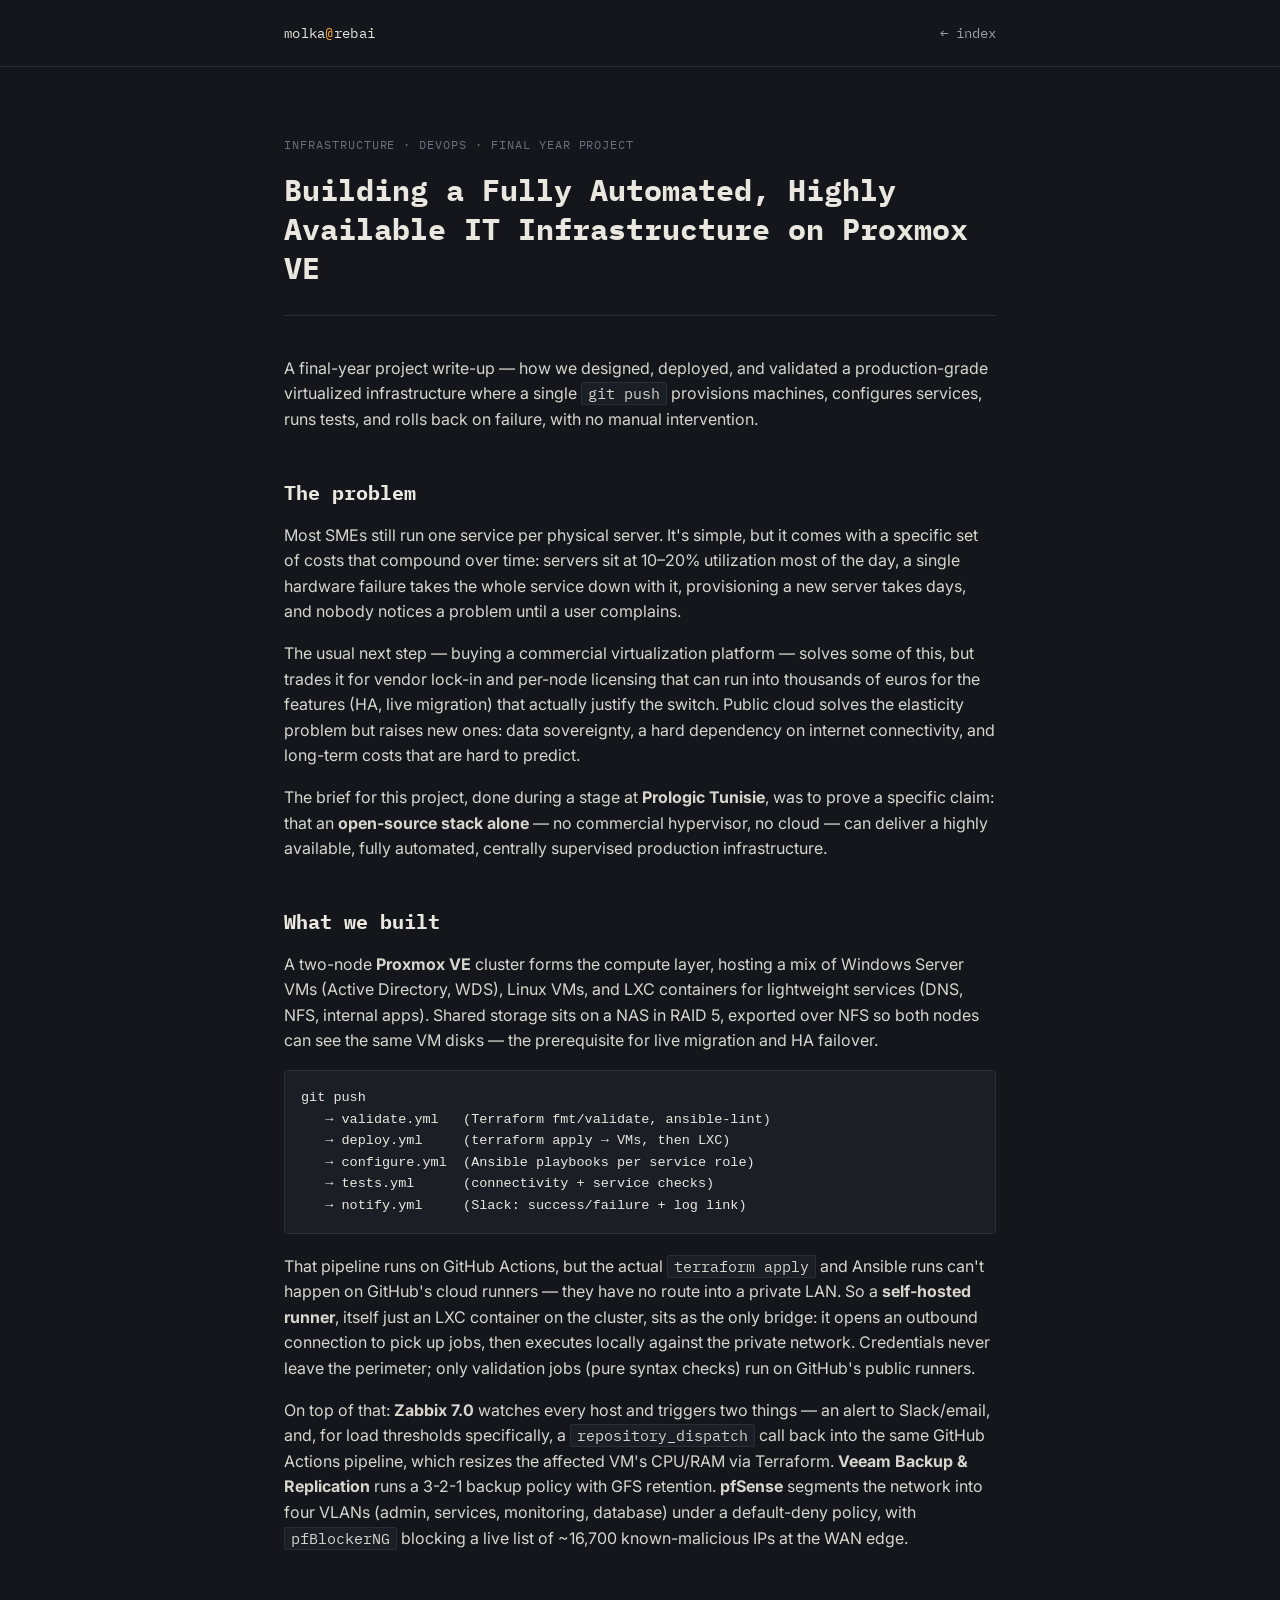
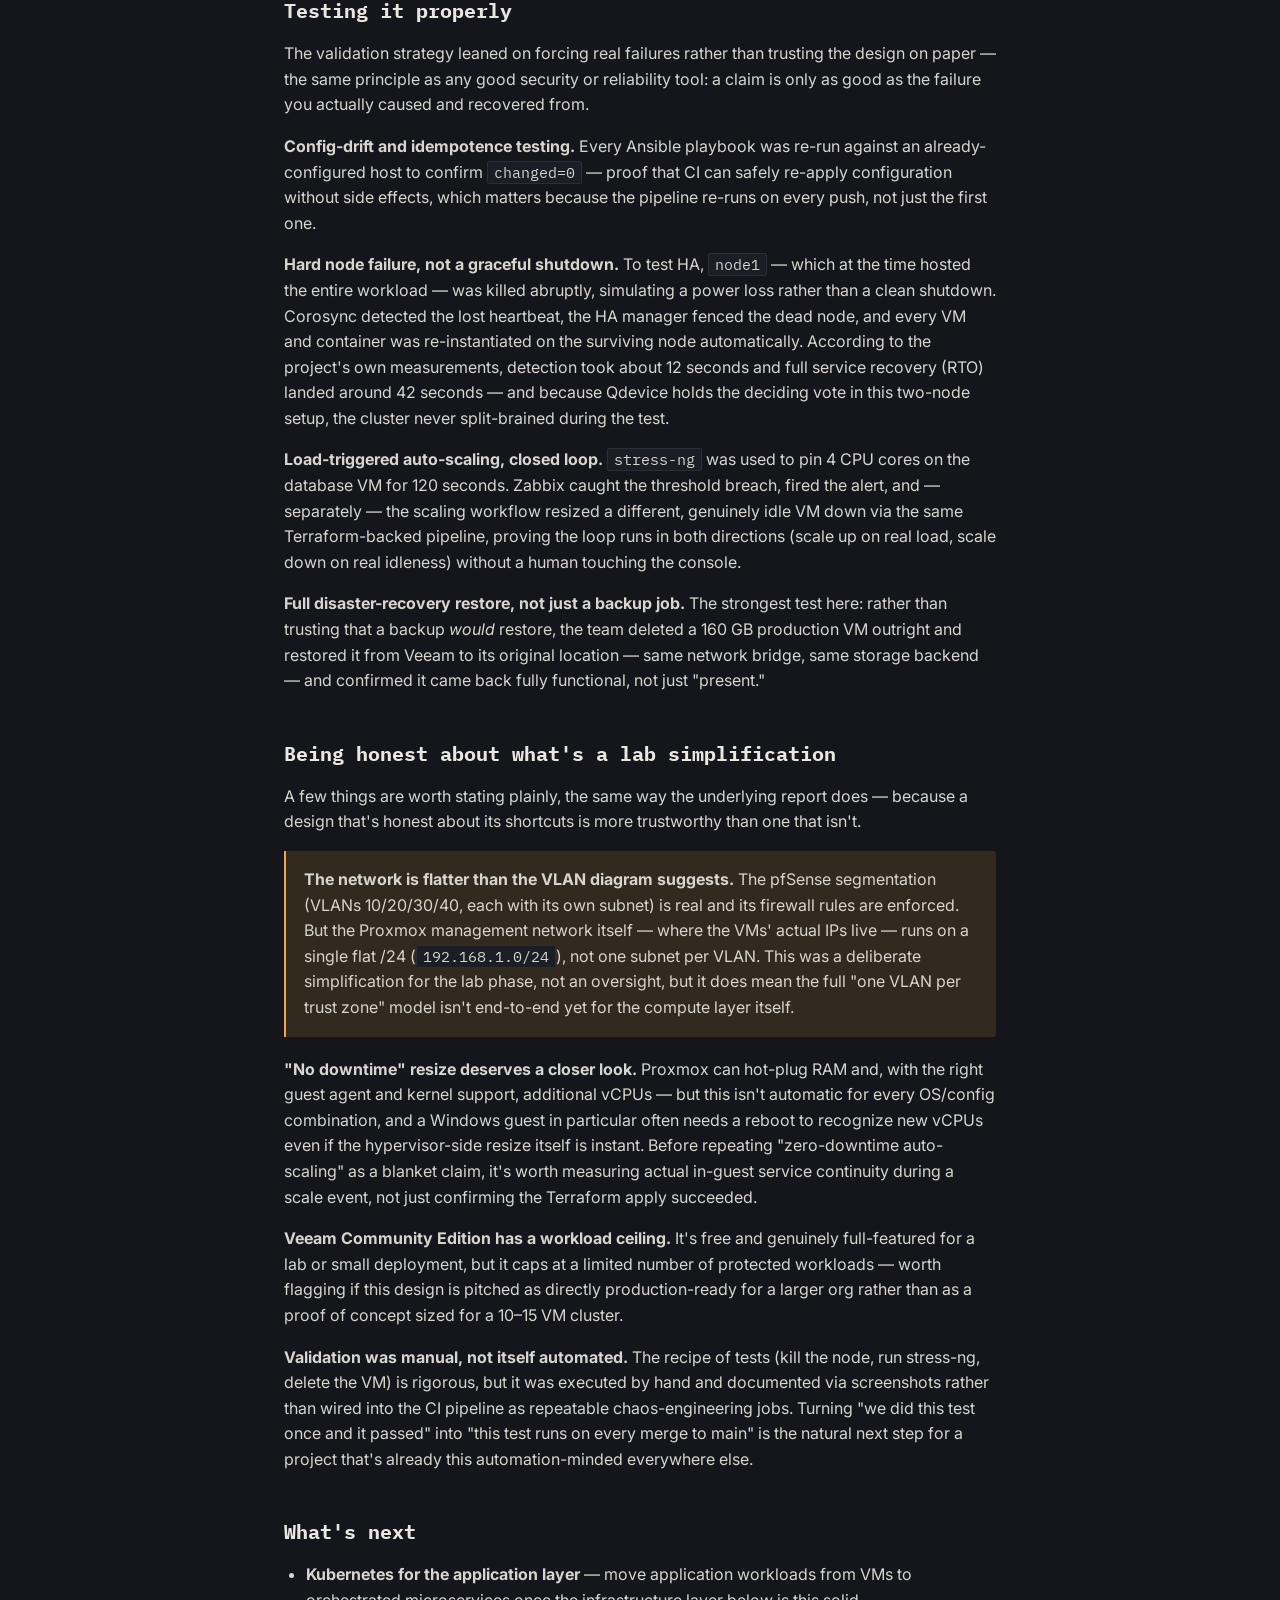
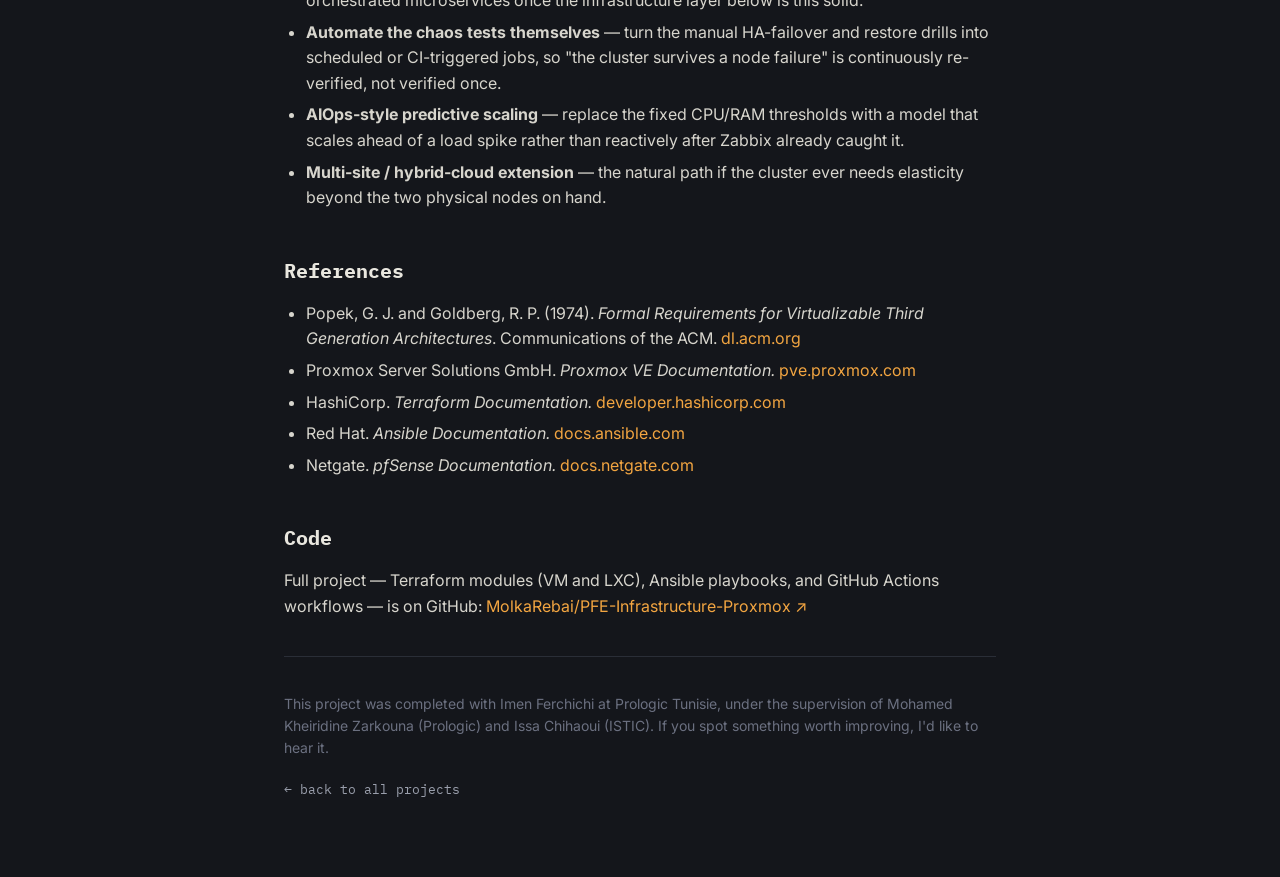
<file: proxmox-infrastructure.html>
<!DOCTYPE html>
<html lang="en">
<head>
<meta charset="UTF-8">
<meta name="viewport" content="width=device-width, initial-scale=1.0">
<title>Building a Fully Automated, Highly Available IT Infrastructure on Proxmox VE</title>
<link rel="preconnect" href="https://fonts.googleapis.com">
<link href="https://fonts.googleapis.com/css2?family=IBM+Plex+Mono:wght@400;500;600&family=Inter:wght@400;500;600&display=swap" rel="stylesheet">
<link rel="stylesheet" href="../styles.css">
</head>
<body>

<div class="topbar">
  <div class="wrap">
    <div class="brand">molka<span>@</span>rebai</div>
    <nav class="nav"><a href="../index.html">← index</a></nav>
  </div>
</div>

<div class="wrap">
  <div class="post-header">
    <p class="post-meta">infrastructure · devops · final year project</p>
    <h1>Building a Fully Automated, Highly Available IT Infrastructure on Proxmox VE</h1>
  </div>

  <div class="post-body">
    <p>A final-year project write-up — how we designed, deployed, and validated a
    production-grade virtualized infrastructure where a single <code>git push</code>
    provisions machines, configures services, runs tests, and rolls back on
    failure, with no manual intervention.</p>

    <h2>The problem</h2>
    <p>Most SMEs still run one service per physical server. It's simple, but it
    comes with a specific set of costs that compound over time: servers sit at
    10–20% utilization most of the day, a single hardware failure takes the
    whole service down with it, provisioning a new server takes days, and
    nobody notices a problem until a user complains.</p>
    <p>The usual next step — buying a commercial virtualization platform — solves
    some of this, but trades it for vendor lock-in and per-node licensing that
    can run into thousands of euros for the features (HA, live migration) that
    actually justify the switch. Public cloud solves the elasticity problem but
    raises new ones: data sovereignty, a hard dependency on internet
    connectivity, and long-term costs that are hard to predict.</p>
    <p>The brief for this project, done during a stage at <strong>Prologic Tunisie</strong>, was
    to prove a specific claim: that an <strong>open-source stack alone</strong> — no
    commercial hypervisor, no cloud — can deliver a highly available,
    fully automated, centrally supervised production infrastructure.</p>

    <h2>What we built</h2>
    <p>A two-node <strong>Proxmox VE</strong> cluster forms the compute layer, hosting a mix of
    Windows Server VMs (Active Directory, WDS), Linux VMs, and LXC containers
    for lightweight services (DNS, NFS, internal apps). Shared storage sits on
    a NAS in RAID 5, exported over NFS so both nodes can see the same VM disks
    — the prerequisite for live migration and HA failover.</p>

<pre>git push
   → validate.yml   (Terraform fmt/validate, ansible-lint)
   → deploy.yml     (terraform apply → VMs, then LXC)
   → configure.yml  (Ansible playbooks per service role)
   → tests.yml      (connectivity + service checks)
   → notify.yml     (Slack: success/failure + log link)</pre>

    <p>That pipeline runs on GitHub Actions, but the actual <code>terraform apply</code> and
    Ansible runs can't happen on GitHub's cloud runners — they have no route
    into a private LAN. So a <strong>self-hosted runner</strong>, itself just an LXC
    container on the cluster, sits as the only bridge: it opens an outbound
    connection to pick up jobs, then executes locally against the private
    network. Credentials never leave the perimeter; only validation jobs (pure
    syntax checks) run on GitHub's public runners.</p>

    <p>On top of that: <strong>Zabbix 7.0</strong> watches every host and triggers two things —
    an alert to Slack/email, and, for load thresholds specifically, a
    <code>repository_dispatch</code> call back into the same GitHub Actions pipeline,
    which resizes the affected VM's CPU/RAM via Terraform. <strong>Veeam Backup &amp;
    Replication</strong> runs a 3-2-1 backup policy with GFS retention. <strong>pfSense</strong>
    segments the network into four VLANs (admin, services, monitoring, database)
    under a default-deny policy, with <code>pfBlockerNG</code> blocking a live list of
    ~16,700 known-malicious IPs at the WAN edge.</p>

    <h2>Testing it properly</h2>
    <p>The validation strategy leaned on forcing real failures rather than trusting
    the design on paper — the same principle as any good security or
    reliability tool: a claim is only as good as the failure you actually
    caused and recovered from.</p>

    <p><strong>Config-drift and idempotence testing.</strong> Every Ansible playbook was
    re-run against an already-configured host to confirm <code>changed=0</code> — proof
    that CI can safely re-apply configuration without side effects, which
    matters because the pipeline re-runs on every push, not just the first one.</p>

    <p><strong>Hard node failure, not a graceful shutdown.</strong> To test HA, <code>node1</code> — which
    at the time hosted the entire workload — was killed abruptly, simulating a
    power loss rather than a clean shutdown. Corosync detected the lost
    heartbeat, the HA manager fenced the dead node, and every VM and container
    was re-instantiated on the surviving node automatically. According to the
    project's own measurements, detection took about 12 seconds and full
    service recovery (RTO) landed around 42 seconds — and because Qdevice
    holds the deciding vote in this two-node setup, the cluster never
    split-brained during the test.</p>

    <p><strong>Load-triggered auto-scaling, closed loop.</strong> <code>stress-ng</code> was used to pin
    4 CPU cores on the database VM for 120 seconds. Zabbix caught the
    threshold breach, fired the alert, and — separately — the scaling workflow
    resized a different, genuinely idle VM down via the same Terraform-backed
    pipeline, proving the loop runs in both directions (scale up on real load,
    scale down on real idleness) without a human touching the console.</p>

    <p><strong>Full disaster-recovery restore, not just a backup job.</strong> The strongest
    test here: rather than trusting that a backup <em>would</em> restore, the
    team deleted a 160 GB production VM outright and restored it from Veeam to
    its original location — same network bridge, same storage backend — and
    confirmed it came back fully functional, not just "present."</p>

    <h2>Being honest about what's a lab simplification</h2>
    <p>A few things are worth stating plainly, the same way the underlying report
    does — because a design that's honest about its shortcuts is more
    trustworthy than one that isn't.</p>

    <div class="callout">
    <p><strong>The network is flatter than the VLAN diagram suggests.</strong> The pfSense
    segmentation (VLANs 10/20/30/40, each with its own subnet) is real and its
    firewall rules are enforced. But the Proxmox management network itself —
    where the VMs' actual IPs live — runs on a single flat /24
    (<code>192.168.1.0/24</code>), not one subnet per VLAN. This was a deliberate
    simplification for the lab phase, not an oversight, but it does mean the
    full "one VLAN per trust zone" model isn't end-to-end yet for the compute
    layer itself.</p>
    </div>

    <p><strong>"No downtime" resize deserves a closer look.</strong> Proxmox can hot-plug RAM
    and, with the right guest agent and kernel support, additional vCPUs — but
    this isn't automatic for every OS/config combination, and a Windows guest
    in particular often needs a reboot to recognize new vCPUs even if the
    hypervisor-side resize itself is instant. Before repeating "zero-downtime
    auto-scaling" as a blanket claim, it's worth measuring actual in-guest
    service continuity during a scale event, not just confirming the Terraform
    apply succeeded.</p>

    <p><strong>Veeam Community Edition has a workload ceiling.</strong> It's free and
    genuinely full-featured for a lab or small deployment, but it caps at a
    limited number of protected workloads — worth flagging if this design is
    pitched as directly production-ready for a larger org rather than as a
    proof of concept sized for a 10–15 VM cluster.</p>

    <p><strong>Validation was manual, not itself automated.</strong> The recipe of tests (kill
    the node, run stress-ng, delete the VM) is rigorous, but it was executed
    by hand and documented via screenshots rather than wired into the CI
    pipeline as repeatable chaos-engineering jobs. Turning "we did this test
    once and it passed" into "this test runs on every merge to main" is the
    natural next step for a project that's already this automation-minded
    everywhere else.</p>

    <h2>What's next</h2>
    <ul>
      <li><strong>Kubernetes for the application layer</strong> — move application workloads
      from VMs to orchestrated microservices once the infrastructure layer
      below is this solid.</li>
      <li><strong>Automate the chaos tests themselves</strong> — turn the manual HA-failover
      and restore drills into scheduled or CI-triggered jobs, so "the cluster
      survives a node failure" is continuously re-verified, not verified once.</li>
      <li><strong>AIOps-style predictive scaling</strong> — replace the fixed CPU/RAM
      thresholds with a model that scales ahead of a load spike rather than
      reactively after Zabbix already caught it.</li>
      <li><strong>Multi-site / hybrid-cloud extension</strong> — the natural path if the
      cluster ever needs elasticity beyond the two physical nodes on hand.</li>
    </ul>

    <h2>References</h2>
    <ul>
      <li>Popek, G. J. and Goldberg, R. P. (1974). <em>Formal Requirements for
      Virtualizable Third Generation Architectures</em>. Communications of the ACM.
      <a href="https://dl.acm.org/doi/10.1145/361011.361073" target="_blank" rel="noopener">dl.acm.org</a></li>
      <li>Proxmox Server Solutions GmbH. <em>Proxmox VE Documentation.</em>
      <a href="https://pve.proxmox.com/pve-docs/" target="_blank" rel="noopener">pve.proxmox.com</a></li>
      <li>HashiCorp. <em>Terraform Documentation.</em>
      <a href="https://developer.hashicorp.com/terraform/docs" target="_blank" rel="noopener">developer.hashicorp.com</a></li>
      <li>Red Hat. <em>Ansible Documentation.</em>
      <a href="https://docs.ansible.com/" target="_blank" rel="noopener">docs.ansible.com</a></li>
      <li>Netgate. <em>pfSense Documentation.</em>
      <a href="https://docs.netgate.com/pfsense/en/latest/" target="_blank" rel="noopener">docs.netgate.com</a></li>
    </ul>

    <h2>Code</h2>
    <p>Full project — Terraform modules (VM and LXC), Ansible playbooks, and
    GitHub Actions workflows — is on GitHub:
    <a href="https://github.com/MolkaRebai/PFE-Infrastructure-Proxmox" target="_blank" rel="noopener">MolkaRebai/PFE-Infrastructure-Proxmox ↗</a></p>

    <hr style="border:none;border-top:1px solid var(--line);margin:36px 0">
    <p style="color:var(--text-mute);font-size:14px">This project was completed with Imen Ferchichi at Prologic Tunisie, under
    the supervision of Mohamed Kheiridine Zarkouna (Prologic) and Issa Chihaoui
    (ISTIC). If you spot something worth improving, I'd like to hear it.</p>

    <p><a class="back-link" href="../index.html">← back to all projects</a></p>
  </div>
</div>

</body>
</html>
</file>
<file: styles.css>
/* ---- tokens ---- */
:root{
  --bg:        #14161b;
  --bg-raised: #1b1e25;
  --line:      #2a2e37;
  --text:      #e9e7df;
  --text-dim:  #9a9fac;
  --text-mute: #6b7080;
  --amber:     #f2a541;
  --amber-dim: #f2a54122;
  --ok:        #5cc296;
  --radius:    3px;
}

*{box-sizing:border-box}
html{scroll-behavior:smooth}
body{
  margin:0;
  background:var(--bg);
  color:var(--text);
  font-family:'Inter',system-ui,-apple-system,sans-serif;
  font-size:16px;
  line-height:1.6;
}

h1,h2,h3,.mono{
  font-family:'IBM Plex Mono','JetBrains Mono',ui-monospace,monospace;
}

a{color:var(--amber); text-decoration:none}
a:hover{text-decoration:underline}
a:focus-visible, button:focus-visible{outline:2px solid var(--amber); outline-offset:2px}

.wrap{max-width:760px; margin:0 auto; padding:0 24px}

/* ---- top bar ---- */
.topbar{
  border-bottom:1px solid var(--line);
  padding:20px 0;
}
.topbar .wrap{display:flex; align-items:center; justify-content:space-between}
.brand{font-family:'IBM Plex Mono',monospace; font-size:14px; letter-spacing:.02em; color:var(--text)}
.brand span{color:var(--amber)}
.nav a{color:var(--text-dim); font-size:14px; margin-left:22px; font-family:'IBM Plex Mono',monospace}
.nav a:hover{color:var(--text)}

/* ---- hero ---- */
.hero{padding:64px 0 40px}
.eyebrow{
  font-family:'IBM Plex Mono',monospace;
  font-size:12px; letter-spacing:.12em; text-transform:uppercase;
  color:var(--amber); margin:0 0 14px;
}
.hero h1{font-size:34px; line-height:1.25; margin:0 0 16px; font-weight:600}
.hero p{color:var(--text-dim); font-size:16px; max-width:56ch; margin:0 0 8px}
.hero .links{margin-top:22px; display:flex; gap:18px; flex-wrap:wrap}
.hero .links a{font-family:'IBM Plex Mono',monospace; font-size:13px; border:1px solid var(--line); padding:8px 14px; border-radius:var(--radius); color:var(--text)}
.hero .links a:hover{border-color:var(--amber); color:var(--amber); text-decoration:none}

/* ---- section label ---- */
.section-label{
  font-family:'IBM Plex Mono',monospace; font-size:12px; letter-spacing:.12em;
  text-transform:uppercase; color:var(--text-mute); margin:56px 0 18px;
  display:flex; align-items:center; gap:10px;
}
.section-label::after{content:""; flex:1; height:1px; background:var(--line)}

/* ---- log entries (project list) ---- */
.log{border:1px solid var(--line); border-radius:var(--radius); overflow:hidden}
.entry{
  display:block;
  padding:18px 20px;
  border-bottom:1px solid var(--line);
  background:var(--bg-raised);
  transition:background .15s ease;
}
.entry:last-child{border-bottom:none}
.entry:hover{background:#20242c; text-decoration:none}
.entry-top{display:flex; align-items:baseline; justify-content:space-between; gap:12px; flex-wrap:wrap}
.entry-title{font-family:'IBM Plex Mono',monospace; font-size:15px; color:var(--text); font-weight:600}
.entry-status{
  font-family:'IBM Plex Mono',monospace; font-size:11px; text-transform:uppercase; letter-spacing:.08em;
  color:var(--ok); background:#5cc29618; border:1px solid #5cc29640; border-radius:2px; padding:2px 8px; white-space:nowrap;
}
.entry-desc{color:var(--text-dim); font-size:14px; margin-top:6px; font-family:'Inter',sans-serif}
.entry-tags{margin-top:10px; display:flex; gap:8px; flex-wrap:wrap}
.tag{font-family:'IBM Plex Mono',monospace; font-size:11px; color:var(--text-mute); border:1px solid var(--line); border-radius:2px; padding:2px 8px}

/* ---- footer ---- */
footer{border-top:1px solid var(--line); margin-top:80px; padding:28px 0 60px; color:var(--text-mute); font-size:13px; font-family:'IBM Plex Mono',monospace}

/* ---- post pages ---- */
.post-header{padding:56px 0 8px; border-bottom:1px solid var(--line)}
.post-meta{font-family:'IBM Plex Mono',monospace; font-size:12px; color:var(--text-mute); text-transform:uppercase; letter-spacing:.08em; margin-bottom:16px}
.post-header h1{font-size:30px; line-height:1.3; margin:0 0 20px}
.post-body{padding:40px 0 60px}
.post-body h2{font-size:20px; margin:44px 0 14px; color:var(--text)}
.post-body h3{font-size:16px; margin:30px 0 10px; color:var(--text)}
.post-body p{margin:0 0 16px; color:#d7d5cd}
.post-body ul,.post-body ol{color:#d7d5cd; padding-left:22px; margin:0 0 16px}
.post-body li{margin-bottom:6px}
.post-body pre{
  background:var(--bg-raised); border:1px solid var(--line); border-radius:var(--radius);
  padding:16px; overflow-x:auto; font-size:13.5px; margin:0 0 20px;
}
.post-body code{font-family:'IBM Plex Mono',monospace; font-size:.92em}
.post-body p code, .post-body li code{background:var(--bg-raised); padding:1px 6px; border-radius:2px; border:1px solid var(--line)}
.post-body table{width:100%; border-collapse:collapse; margin:0 0 20px; font-size:14px}
.post-body th,.post-body td{border:1px solid var(--line); padding:8px 12px; text-align:left}
.post-body th{background:var(--bg-raised); font-family:'IBM Plex Mono',monospace; font-size:12px; text-transform:uppercase; color:var(--text-dim)}
.post-body blockquote{border-left:2px solid var(--amber); margin:0 0 20px; padding:2px 0 2px 18px; color:var(--text-dim)}
.callout{
  border-left:2px solid var(--amber); background:var(--amber-dim);
  padding:16px 18px; border-radius:0 var(--radius) var(--radius) 0; margin:0 0 20px;
}
.callout p:last-child{margin-bottom:0}
.back-link{font-family:'IBM Plex Mono',monospace; font-size:13px; color:var(--text-dim)}

@media (max-width:600px){
  .hero h1{font-size:27px}
  .post-header h1{font-size:24px}
}
</file>
